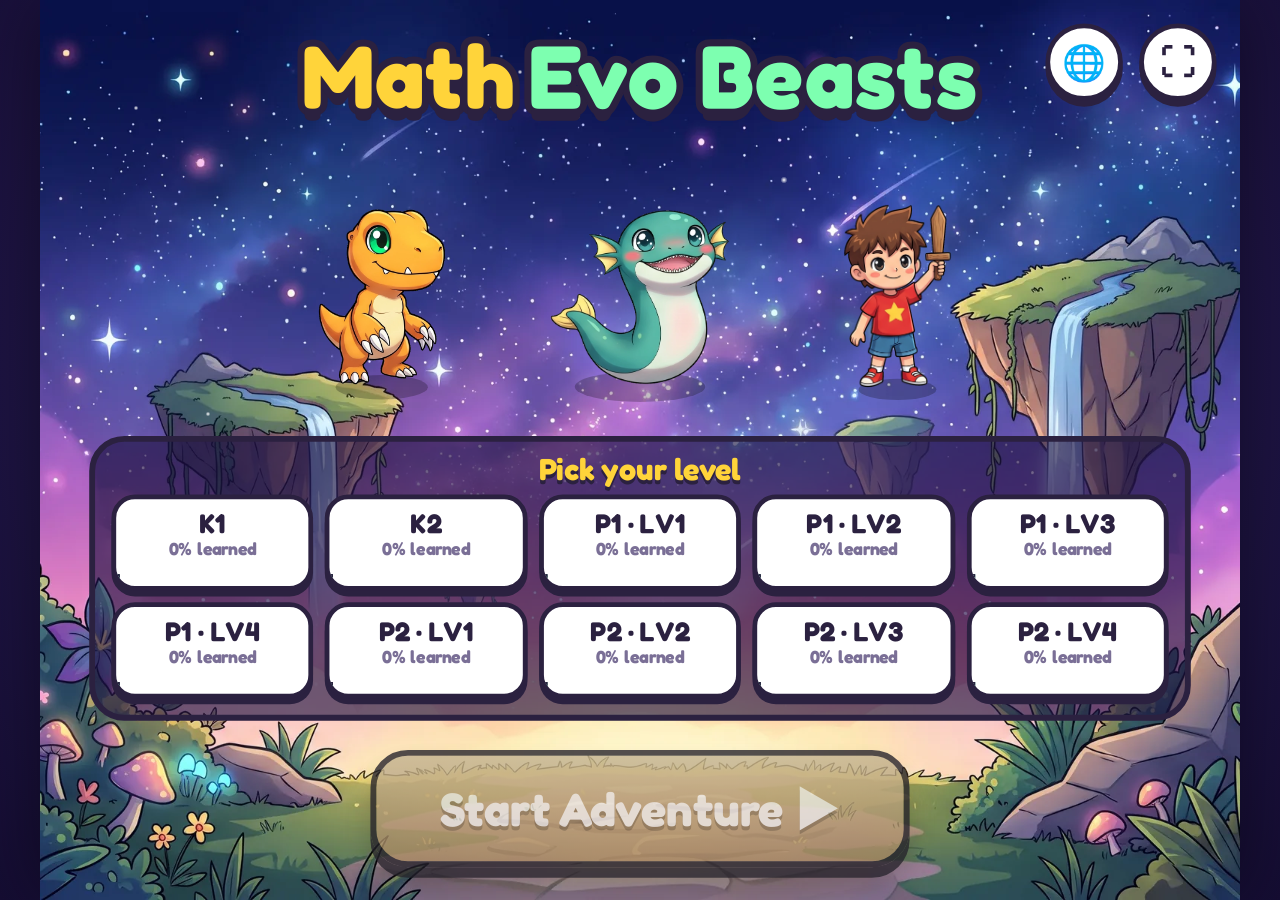
<file: index.html>
<!doctype html>
<html lang="zh-Hant">
<head>
  <meta charset="UTF-8" />
  <meta name="viewport" content="width=device-width, initial-scale=1, maximum-scale=1, user-scalable=no, viewport-fit=cover" />
  <meta name="apple-mobile-web-app-capable" content="yes" />
  <meta name="mobile-web-app-capable" content="yes" />
  <meta name="apple-mobile-web-app-status-bar-style" content="black-translucent" />
  <meta name="apple-mobile-web-app-title" content="數學進化獸" />
  <meta name="theme-color" content="#150d33" />
  <title>數學進化獸</title>
  <link rel="manifest" href="manifest.webmanifest?v=2" />
  <link rel="icon" href="icon.svg?v=2" type="image/svg+xml" />
  <link rel="apple-touch-icon" href="icon-180.png?v=2" />
  <link rel="preconnect" href="https://fonts.googleapis.com" />
  <link rel="preconnect" href="https://fonts.gstatic.com" crossorigin />
  <link href="https://fonts.googleapis.com/css2?family=Fredoka:wght@600;700&family=Noto+Sans+TC:wght@700;900&display=swap" rel="stylesheet" />
  <link rel="stylesheet" href="css/style.css?v=34" />
  <link rel="stylesheet" href="css/q.css?v=34" />
</head>
<body>
  <div id="stage"></div>
  <script type="module" src="js/main.js?v=34"></script>
</body>
</html>
</file>
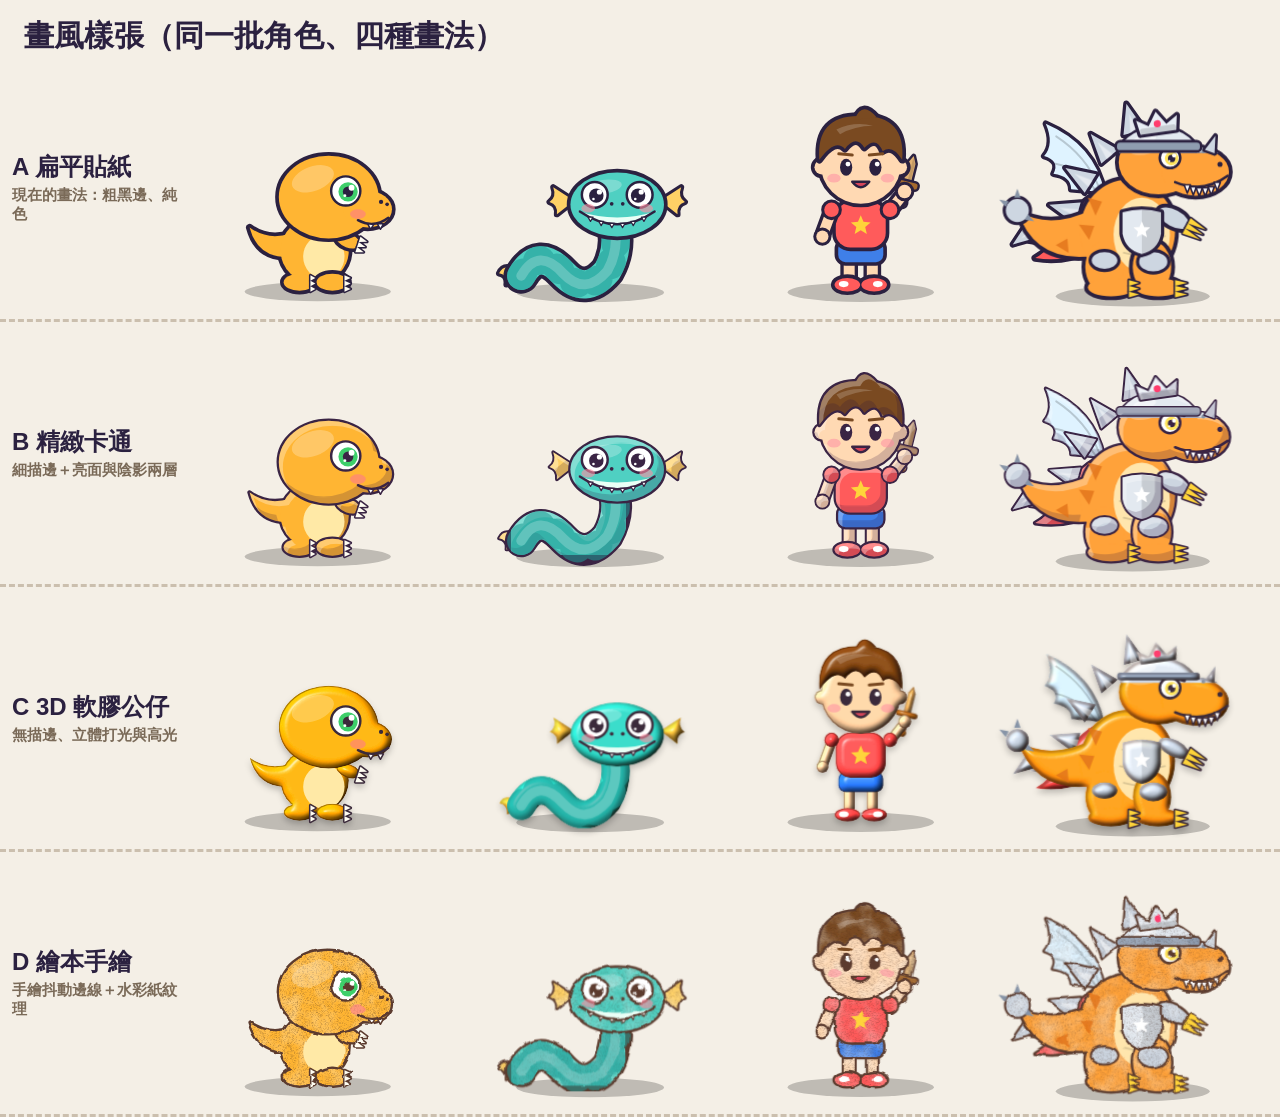
<file: samples.html>
<!doctype html>
<html lang="zh-Hant">
<head>
<meta charset="UTF-8" />
<title>畫風樣張</title>
<link rel="stylesheet" href="css/style.css?v=34" />
<style>
  html, body { overflow: auto; background: #f4efe6; height: auto; }
  h1 { font-size: 30px; padding: 16px 24px 0; }
  .row { display: grid; grid-template-columns: 170px repeat(4, 1fr); align-items: center; border-bottom: 3px dashed #cbbfae; padding: 6px 12px; }
  .row h2 { font-size: 24px; line-height: 1.25; } .row h2 small { display: block; font-size: 15px; font-weight: 600; color: #7a6a58; margin-top: 4px; }
  .cell { height: 250px; position: relative; }
  .row.dark { background: linear-gradient(#7ec8ff, #c9efb0); }
  body.one h1 { display: none; }
  body.one .row { display: grid; grid-template-columns: 1fr 1fr; border: none; padding: 0 10px; background: linear-gradient(#bfe6ff 0, #e9f7d8 70%, #cfe9b0 100%); }
  body.one .row h2 { grid-column: 1 / 3; font-size: 34px; padding: 14px 10px 0; } body.one .row h2 small { font-size: 20px; display: inline; margin-left: 12px; }
  body.one .cell { height: 370px; }
</style>
</head>
<body>
<h1>畫風樣張（同一批角色、四種畫法）</h1>
<div id="out"></div>
<script type="module">
import { charSVG, setArtStyle, monsterSVG, MONSTERS } from './js/characters.js?v=34';
const only = new URLSearchParams(location.search).get('s');
if (only) document.body.classList.add('one');
const styles = [
  ['flat', 'A 扁平貼紙', '現在的畫法：粗黑邊、純色'],
  ['cel', 'B 精緻卡通', '細描邊＋亮面與陰影兩層'],
  ['toy', 'C 3D 軟膠公仔', '無描邊、立體打光與高光'],
  ['book', 'D 繪本手繪', '手繪抖動邊線＋水彩紙紋理'],
].filter((x) => !only || x[0] === only);
const up = { armor: 2, crown: 2, wings: 2, cape: 1, weapon: 2 };
let h = '';
for (const [id, name, desc] of styles) {
  setArtStyle(id);
  h += `<div class="row"><h2>${name}<small>${desc}</small></h2>` +
    `<div class="cell">${charSVG('dino', { level: 1, up: {} }, { fit: true })}</div>` +
    `<div class="cell">${charSVG('sea', { level: 1, up: {} }, { fit: true })}</div>` +
    `<div class="cell">${charSVG('boy', { level: 1, up: {} }, { fit: true })}</div>` +
    `<div class="cell">${charSVG('dino', { level: 10, up }, { fit: true })}</div></div>`;
}
setArtStyle('flat');
document.getElementById('out').innerHTML = h;
</script>
</body>
</html>
</file>
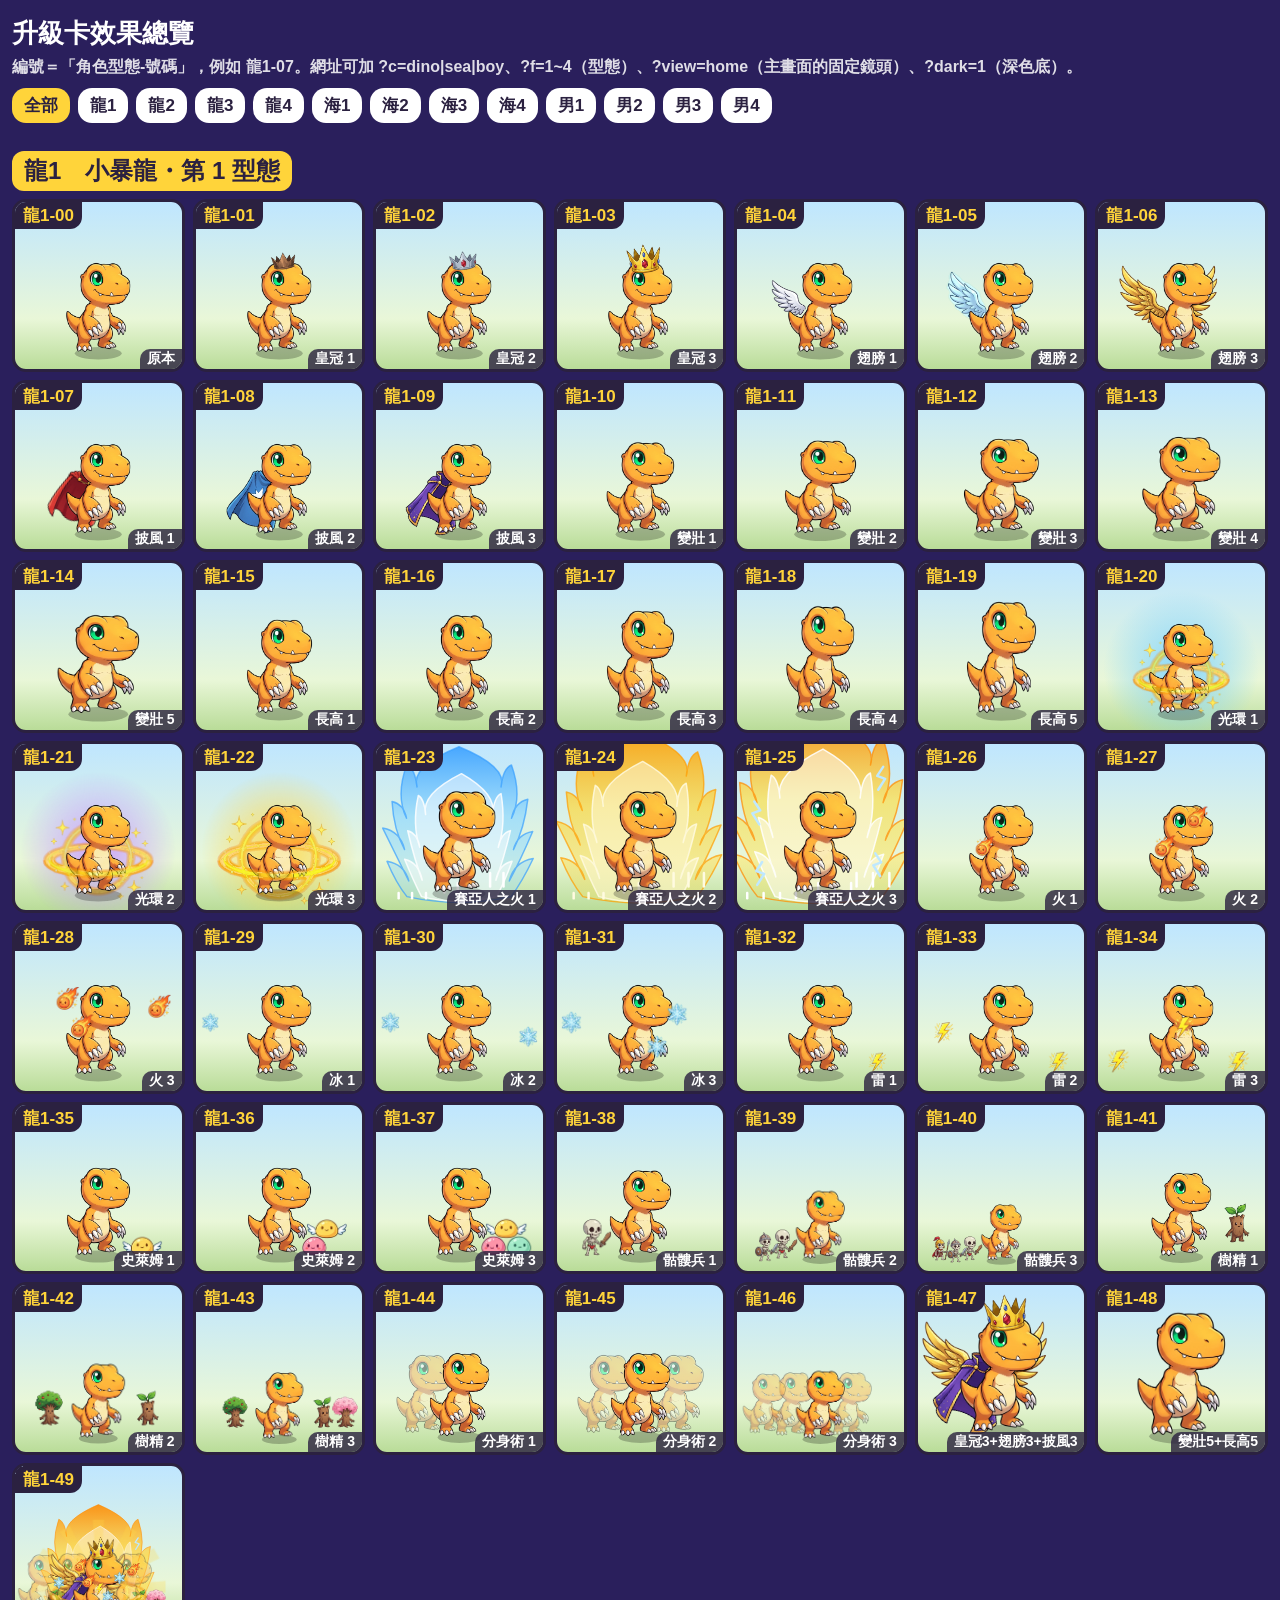
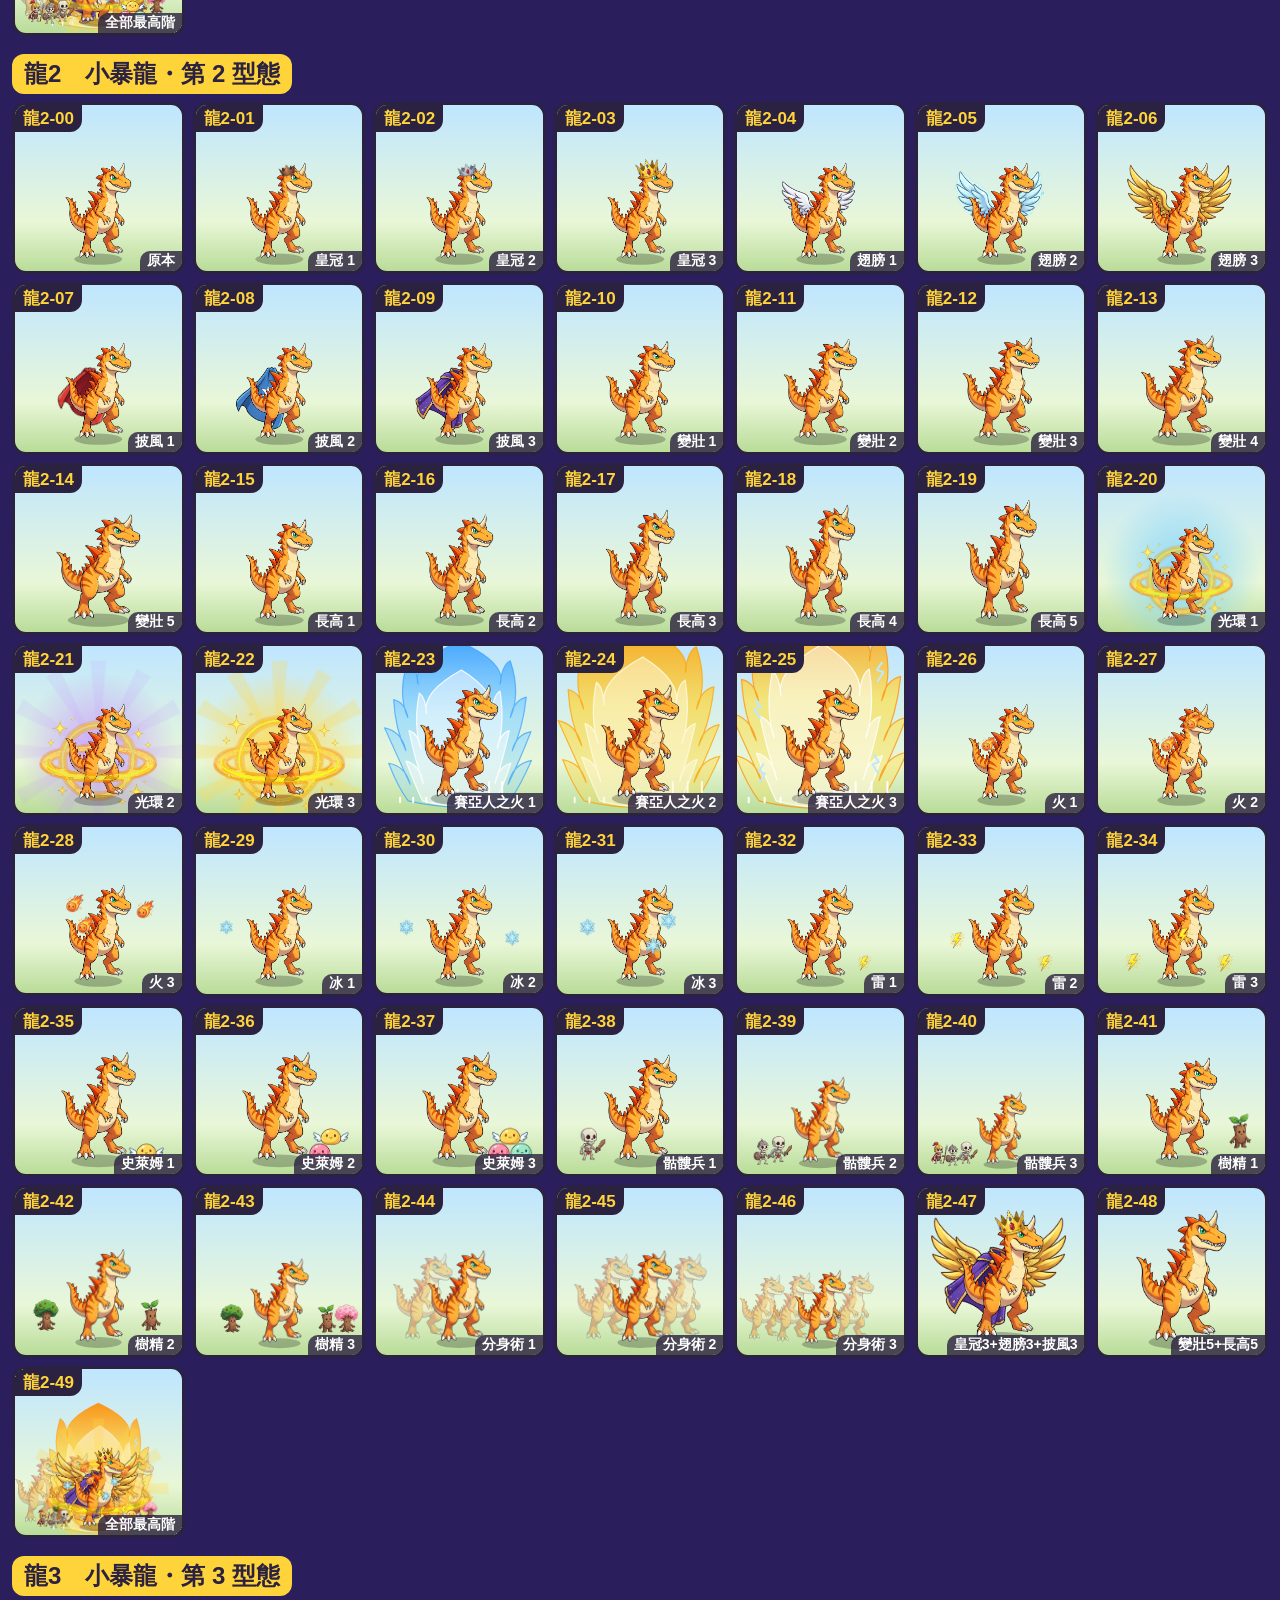
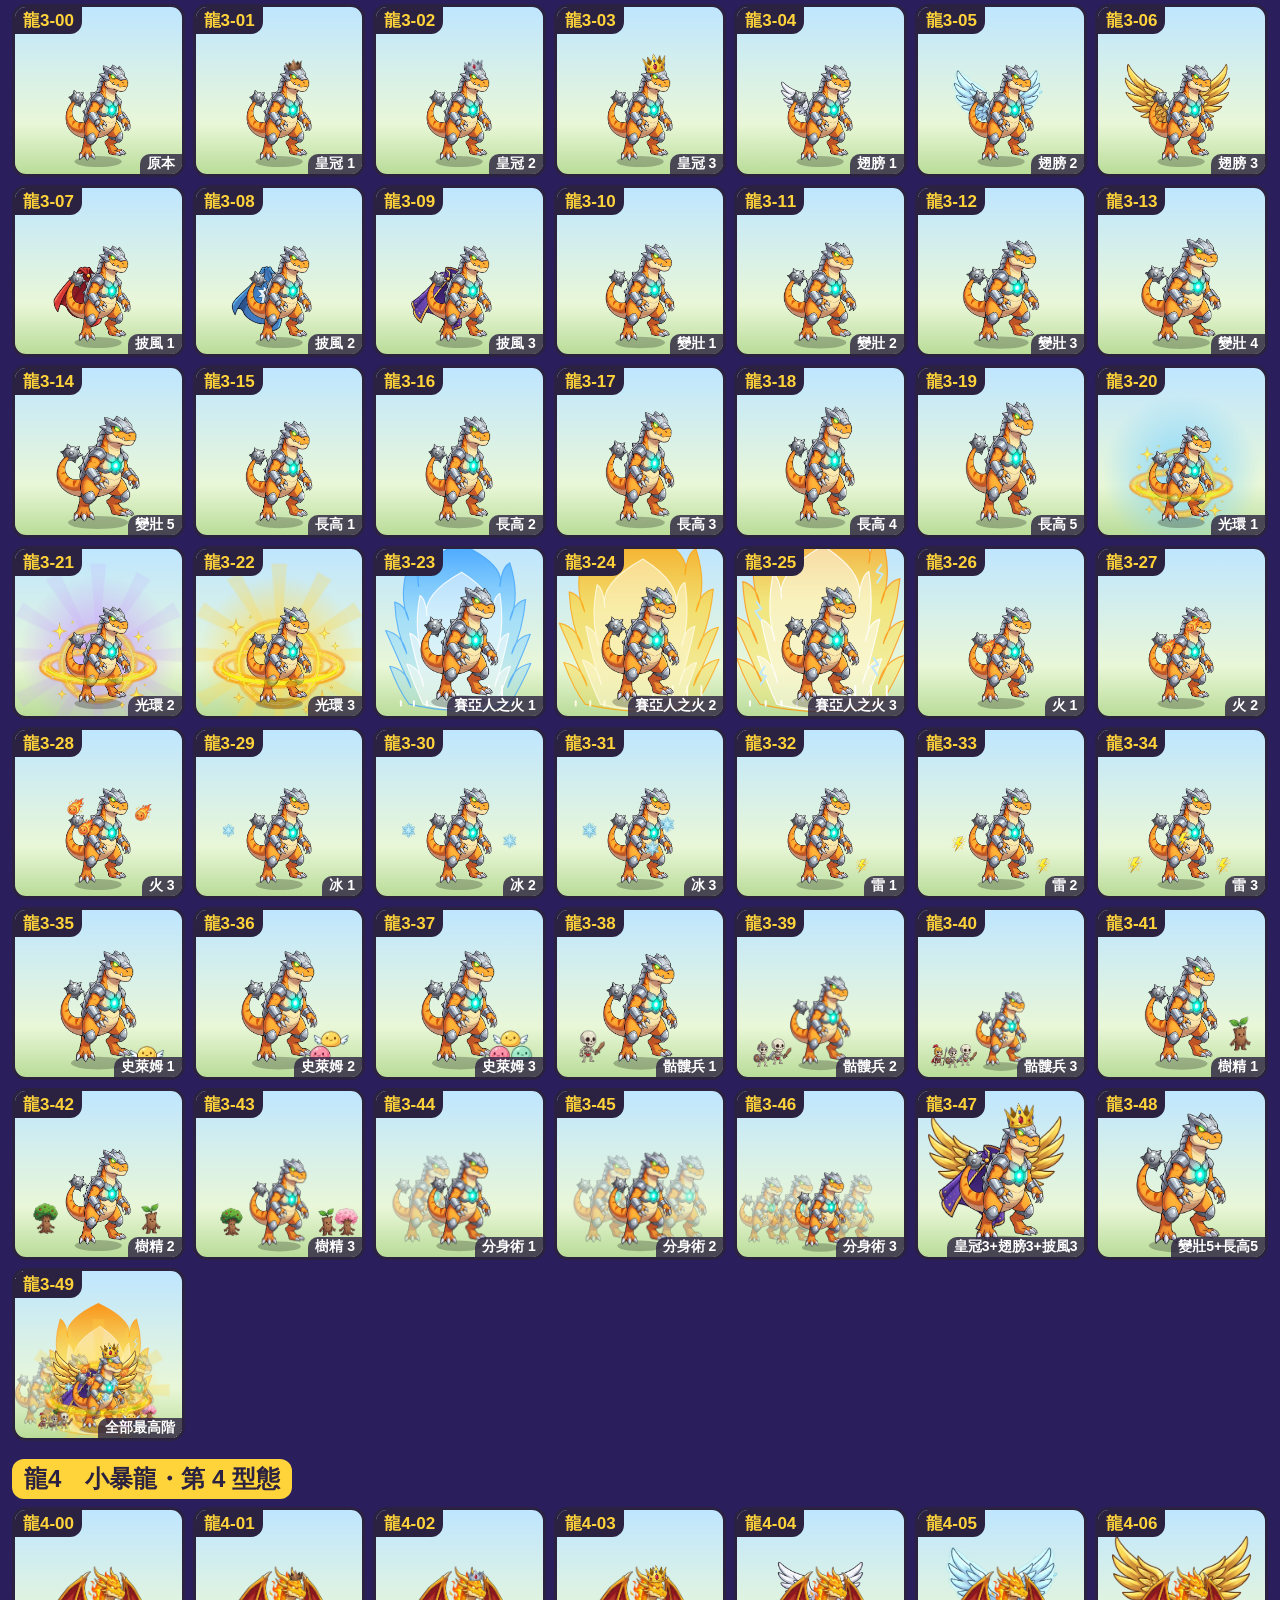
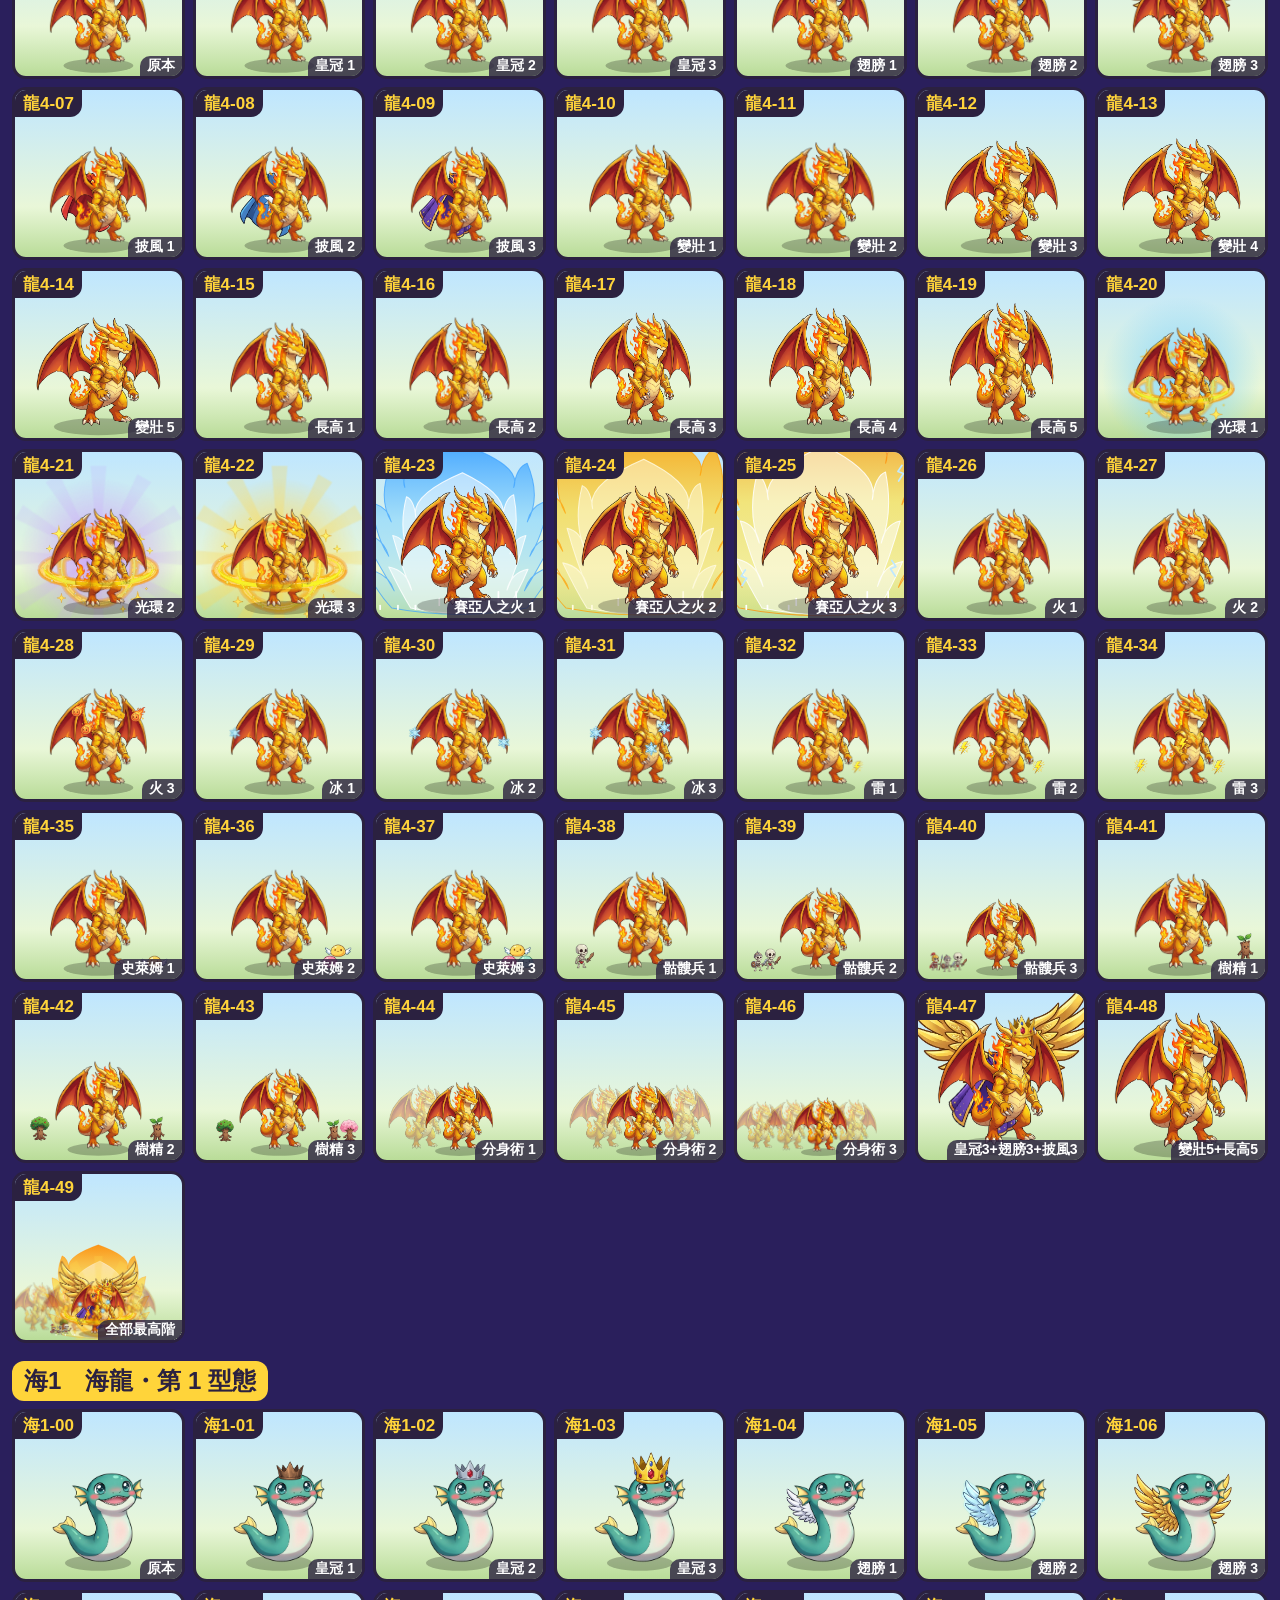
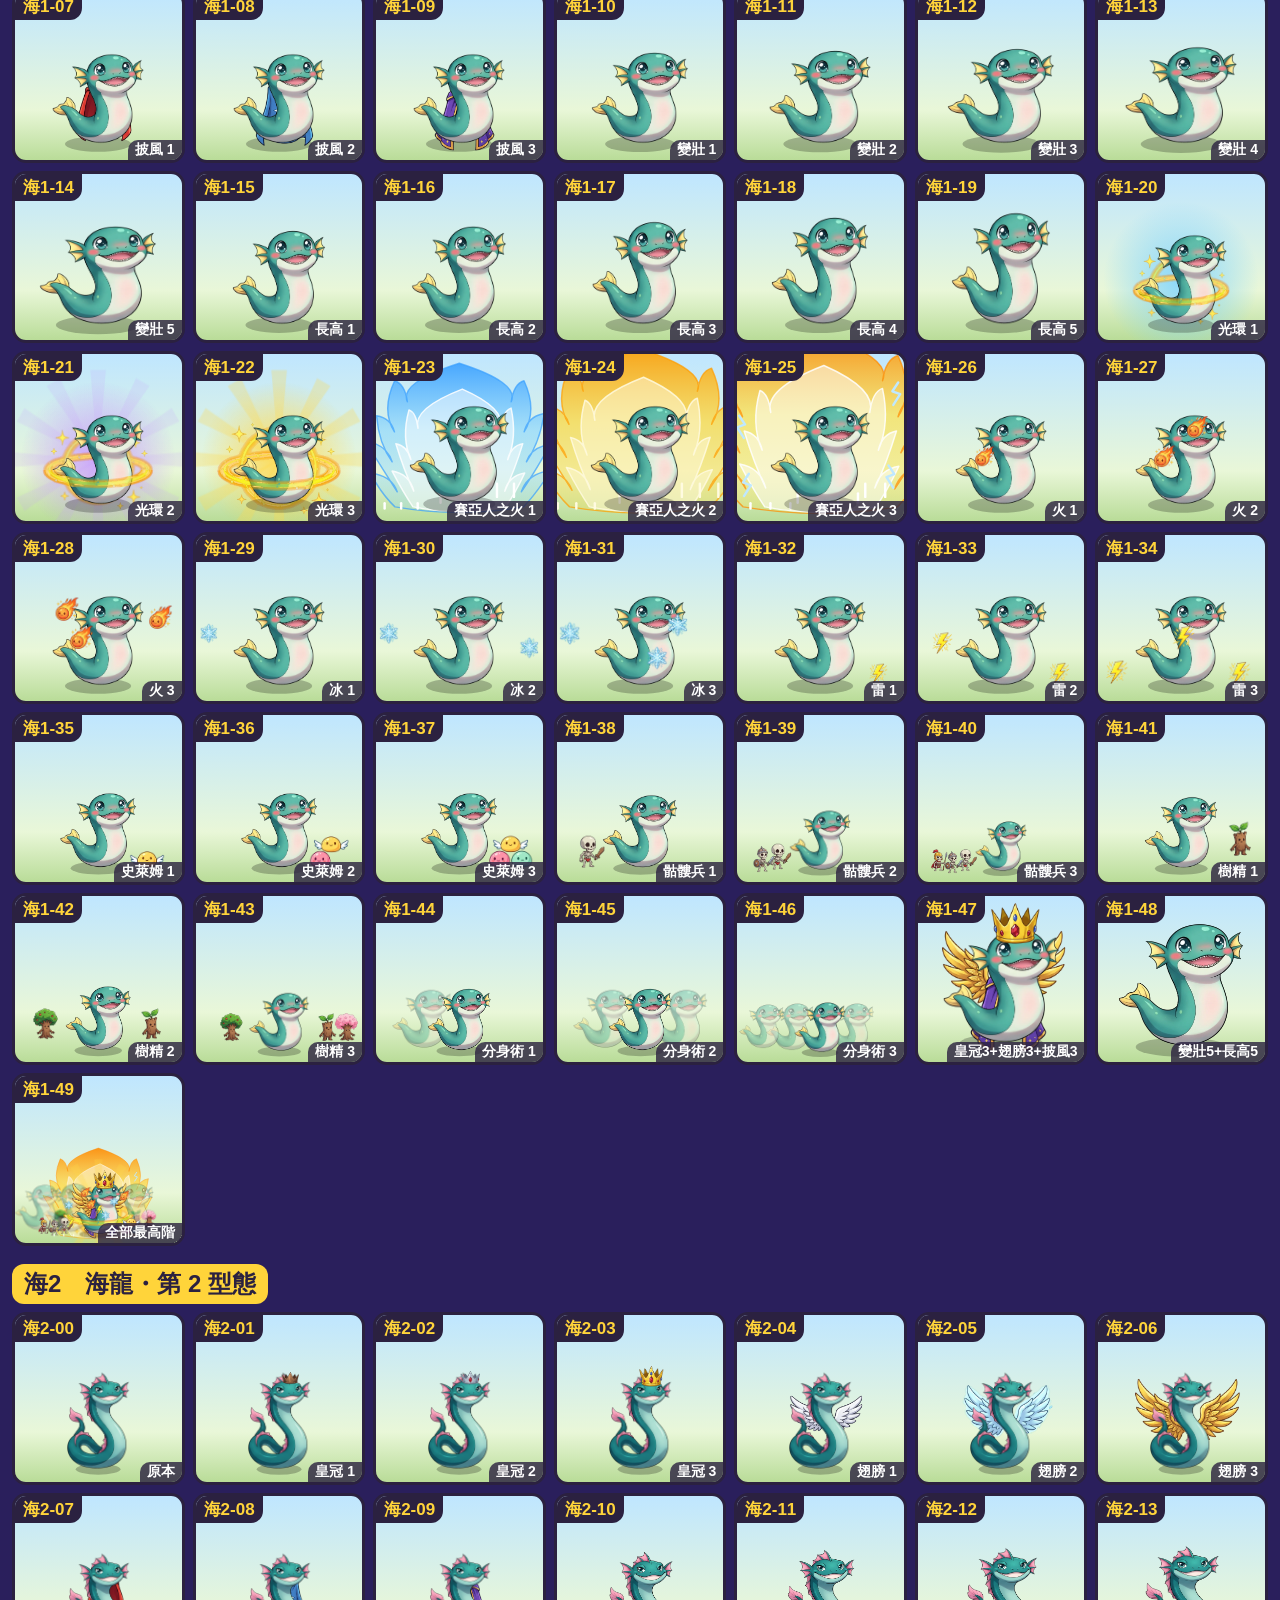
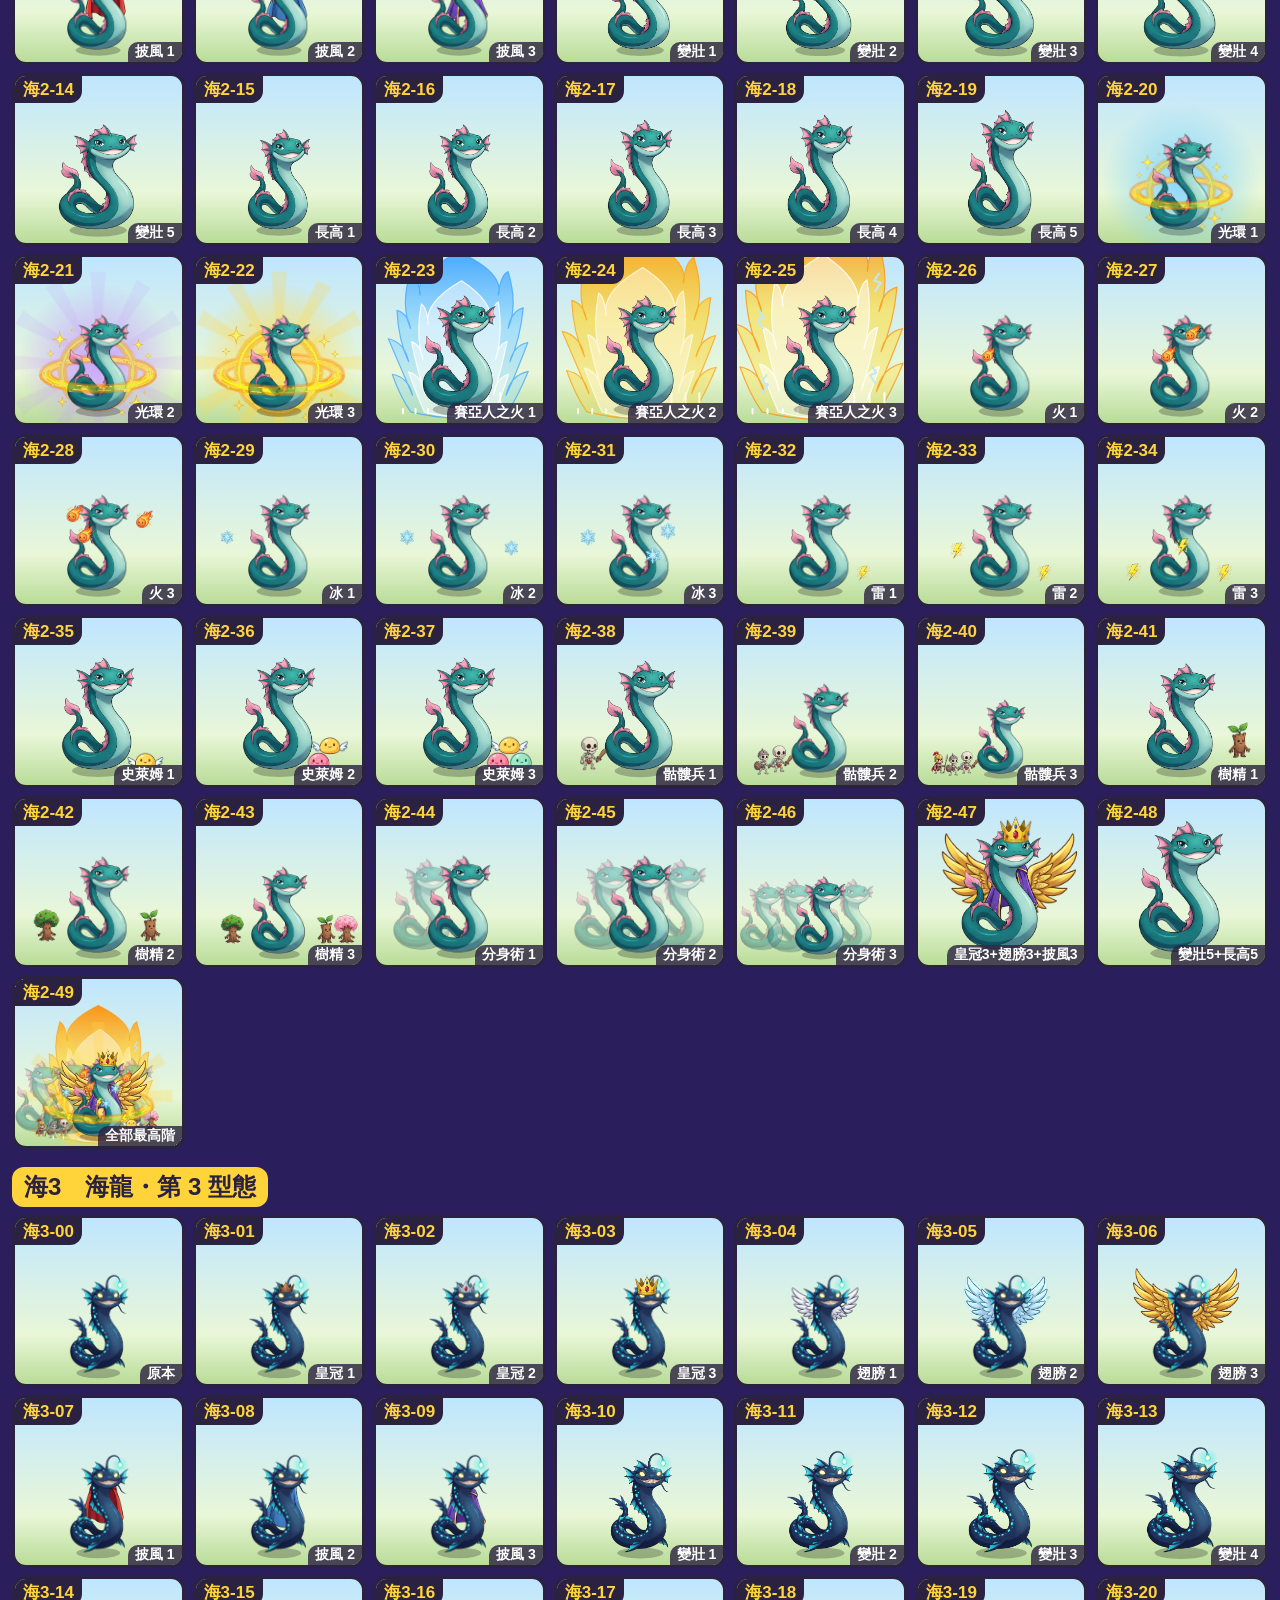
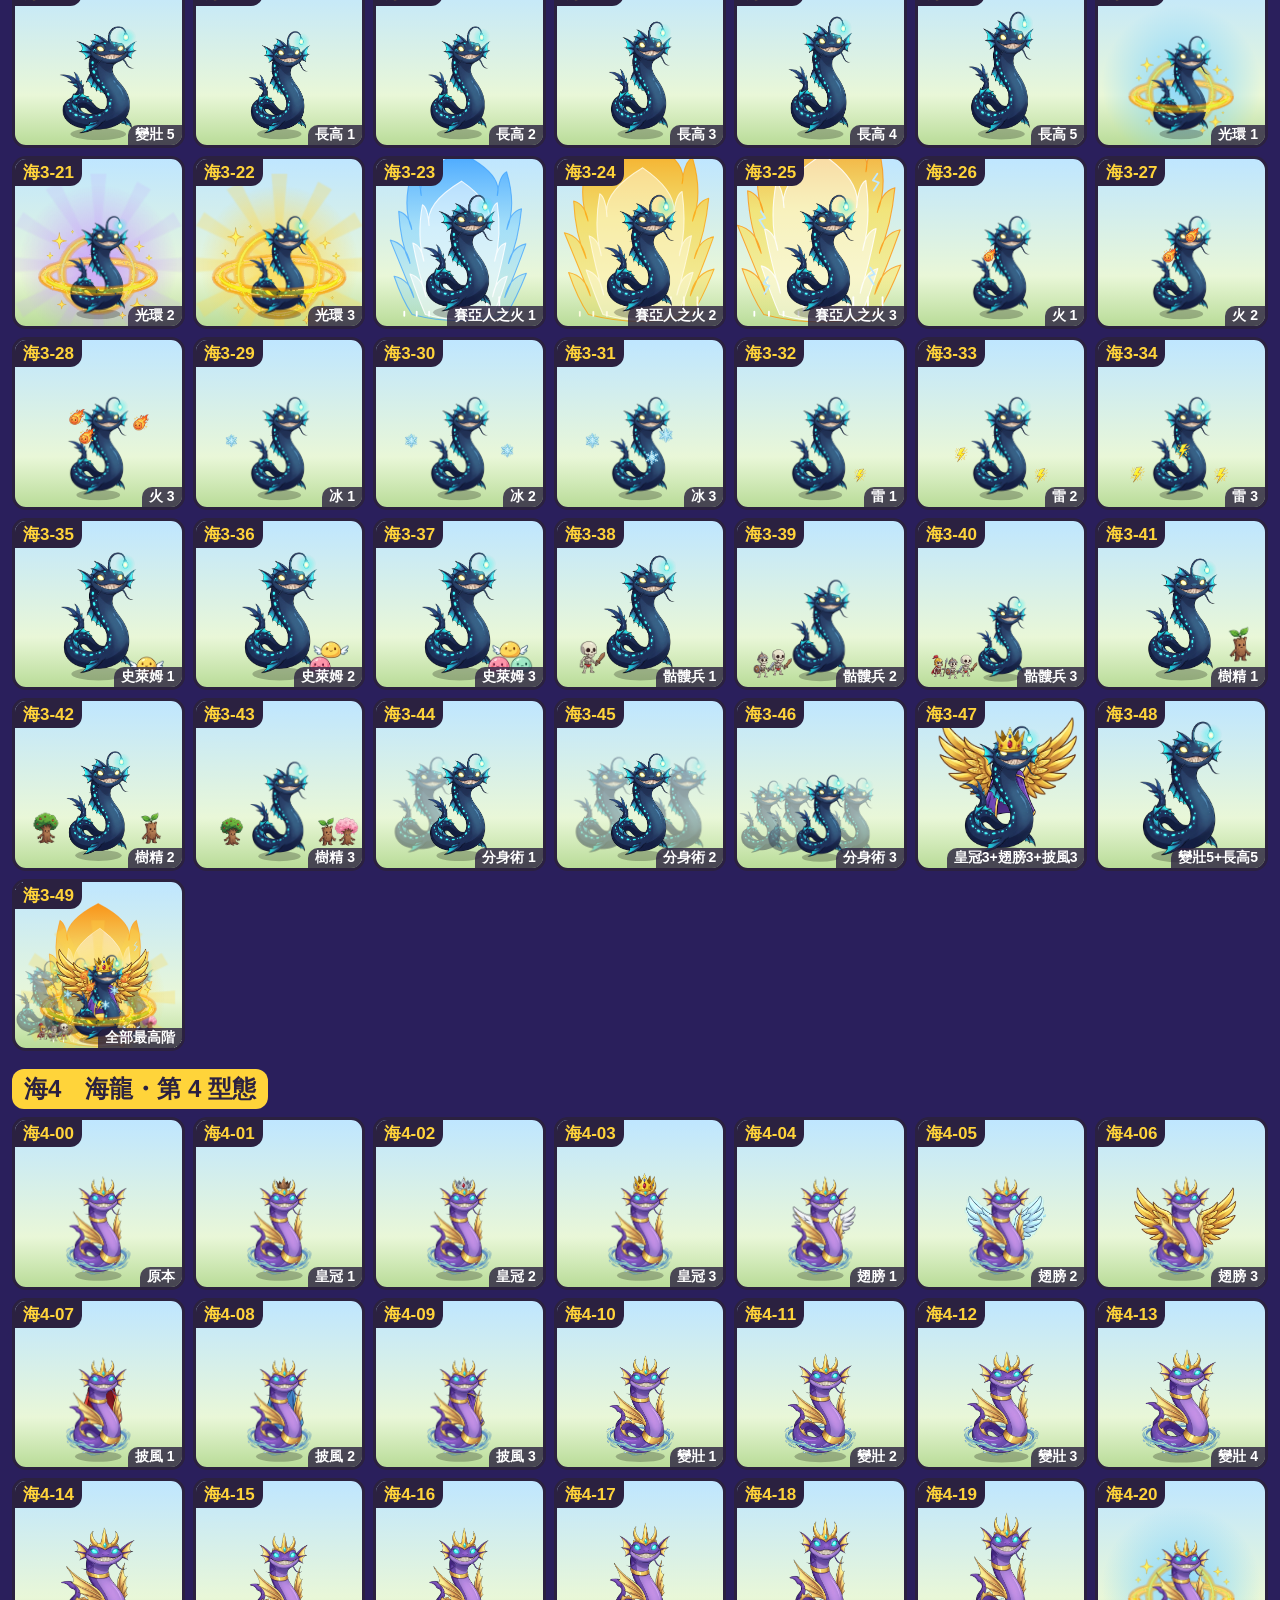
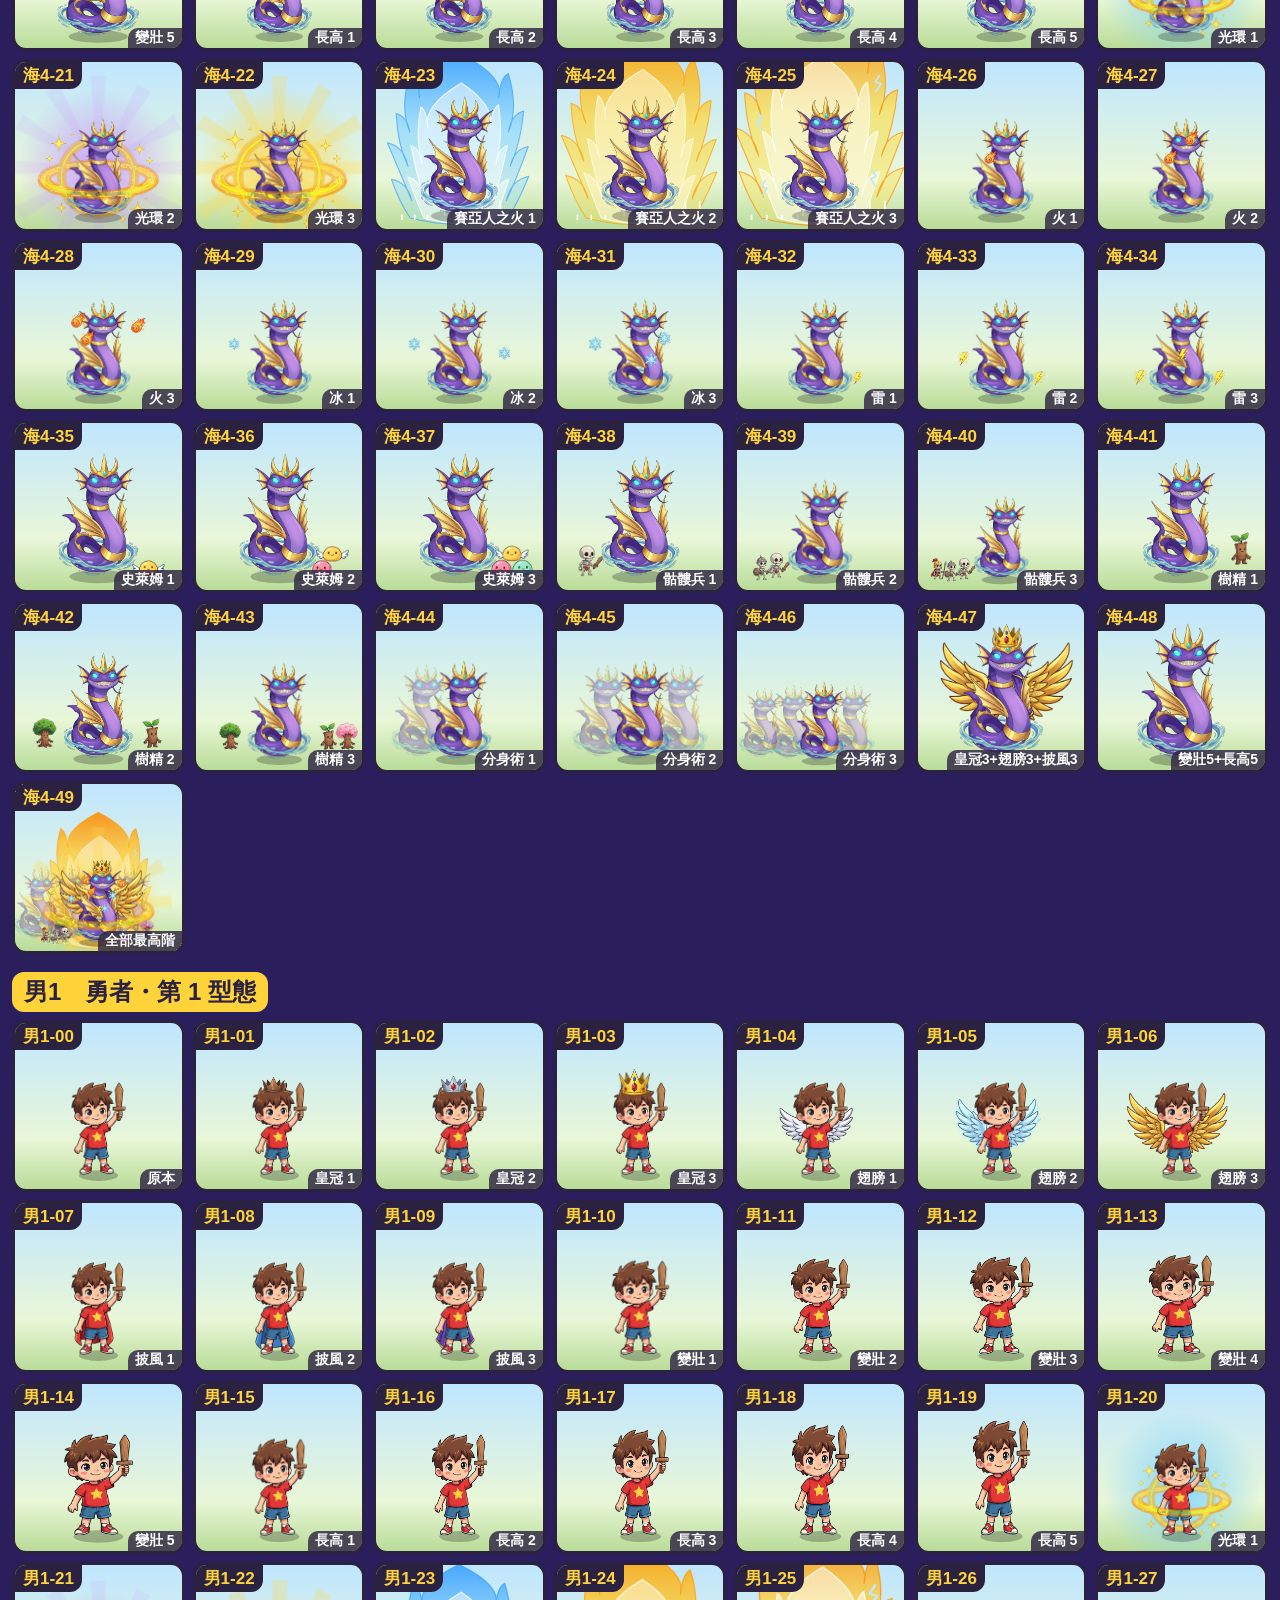
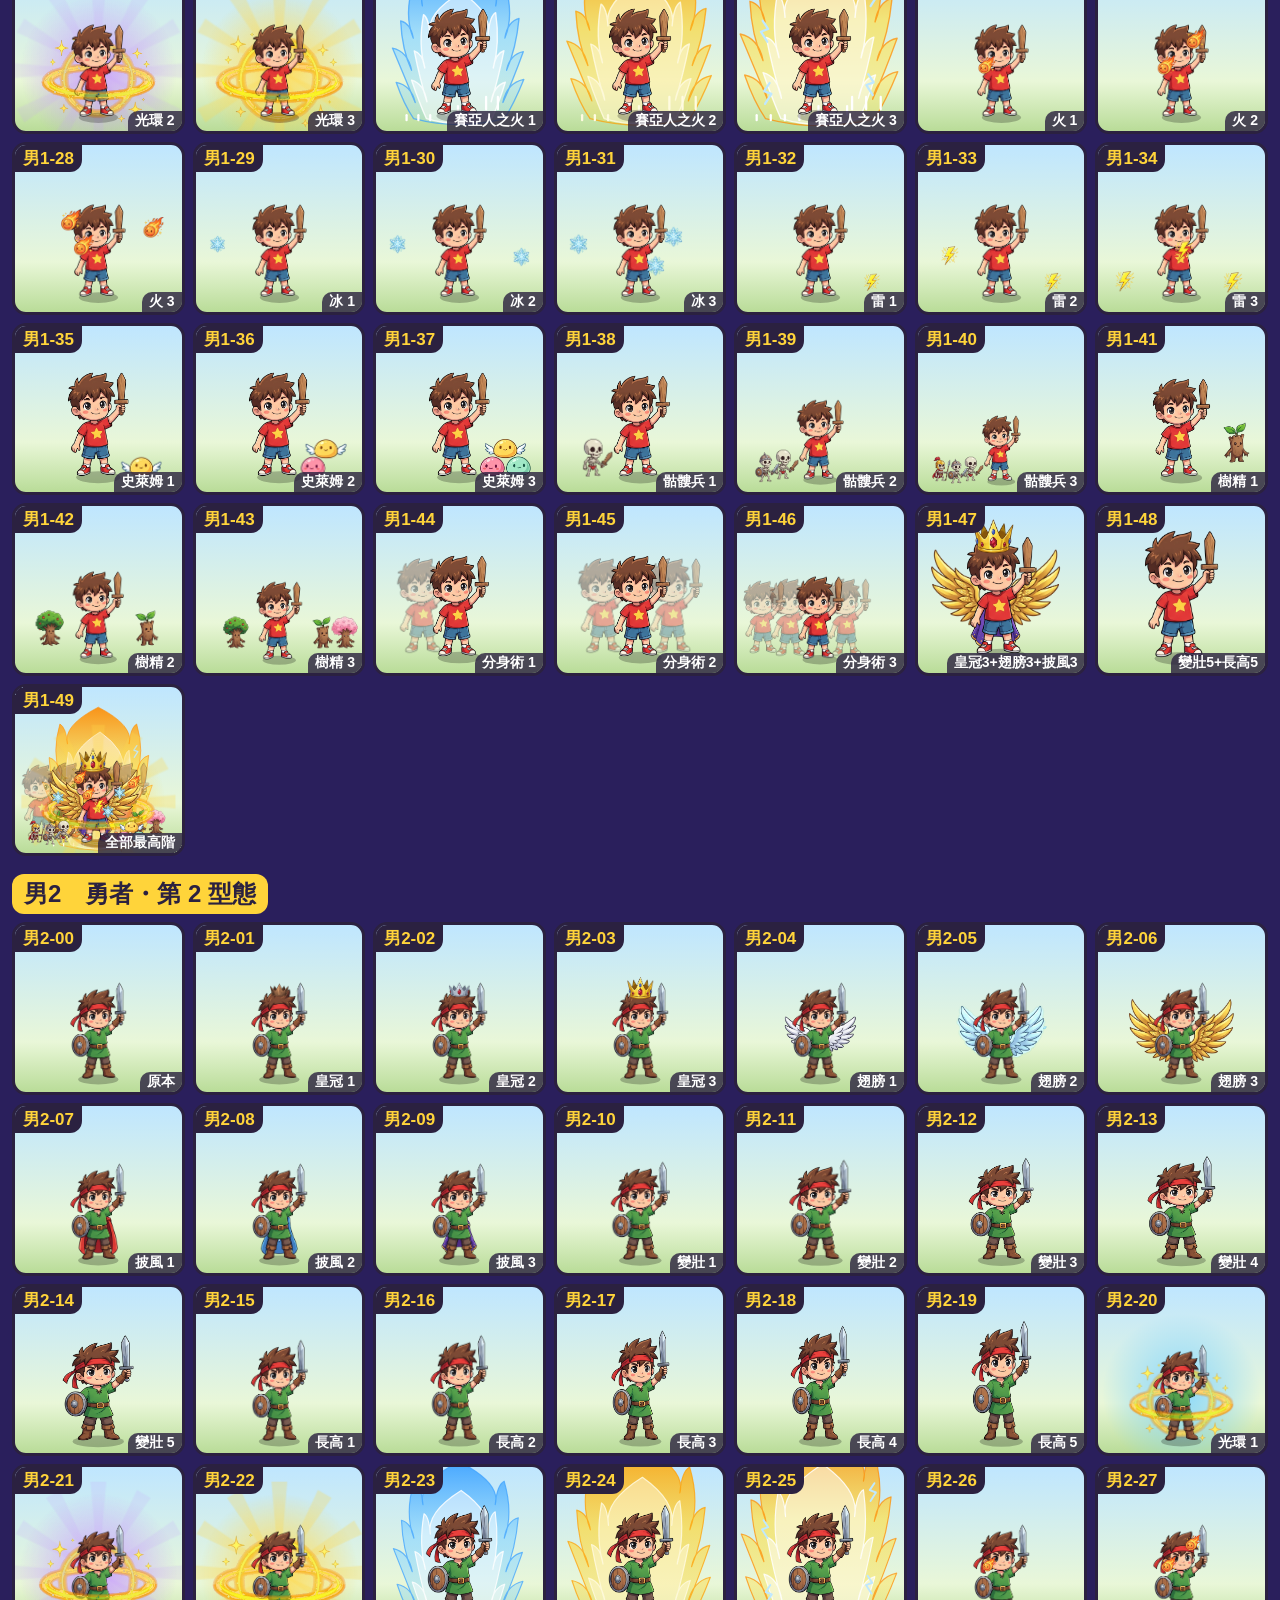
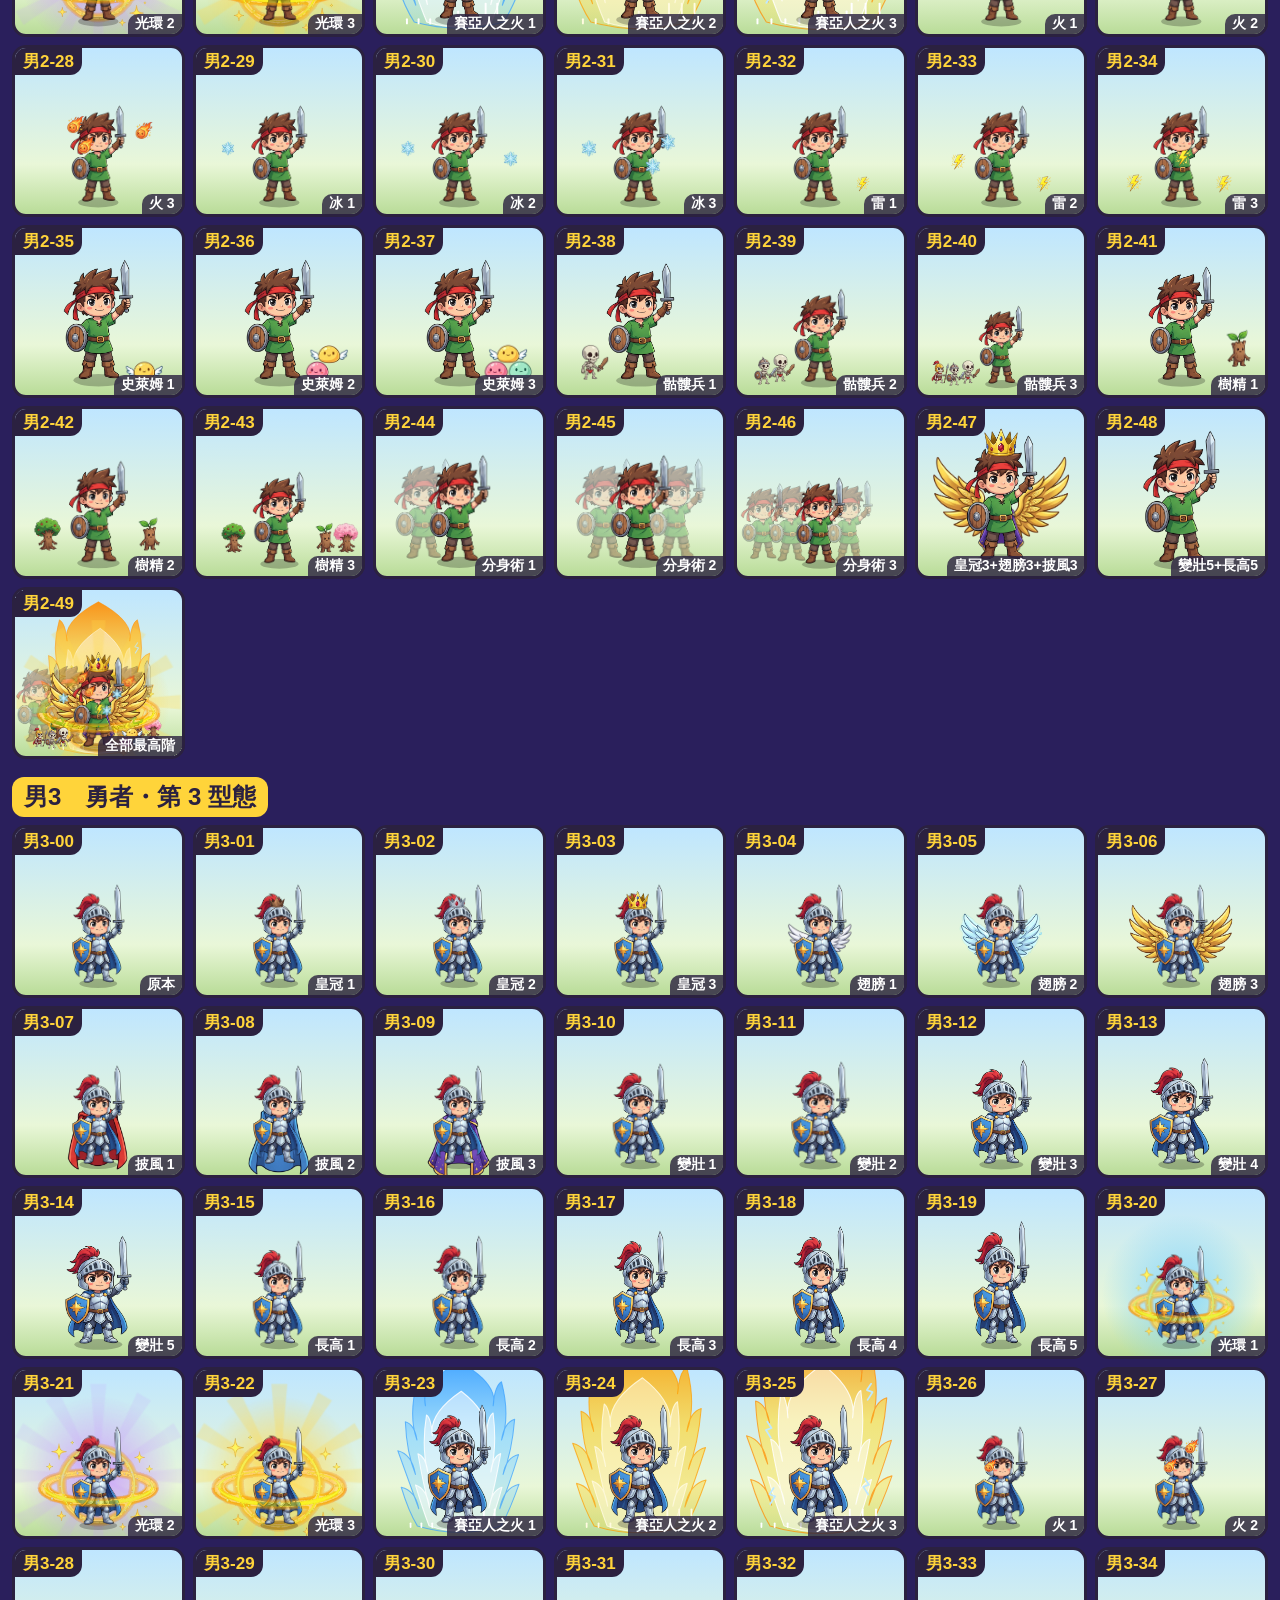
<file: upgallery.html>
<!doctype html>
<html lang="zh-Hant">
<head>
<meta charset="UTF-8" />
<meta name="viewport" content="width=device-width, initial-scale=1" />
<meta name="robots" content="noindex" />
<title>升級卡效果總覽</title>
<link rel="stylesheet" href="css/style.css?v=34" />
<style>
  html, body { overflow: auto; height: auto; background: #2a1f5c; color: #fff; }
  body { padding: 10px 12px 60px; }
  h1 { font-size: 26px; margin: 6px 0; } p.tip { font-size: 16px; font-weight: 600; opacity: .85; margin-bottom: 8px; }
  nav { display: flex; flex-wrap: wrap; gap: 8px; margin: 10px 0; }
  nav a { padding: 6px 12px; border-radius: 14px; background: #fff; color: #2b2140; font-size: 17px; text-decoration: none; }
  nav a.on { background: #ffd43a; }
  h2 { font-size: 24px; margin: 18px 0 8px; padding: 4px 12px; background: #ffd43a; color: #2b2140; border-radius: 12px; display: inline-block; }
  .grid { display: grid; grid-template-columns: repeat(auto-fill, minmax(var(--cell, 170px), 1fr)); gap: 8px; }
  .cell { position: relative; aspect-ratio: 1; border-radius: 14px; overflow: hidden; background: linear-gradient(#bfe6ff 0, #e9f7d8 70%, #b9dc98 100%); border: 3px solid #2b2140; }
  .cell.dark { background: linear-gradient(#3b2f7a, #6a57b8 70%, #3d6a4a); }
  .cell .no { position: absolute; left: 0; top: 0; z-index: 3; padding: 2px 8px; font-size: 17px; background: #2b2140; color: #ffd43a; border-radius: 0 0 12px 0; }
  .cell .nm { position: absolute; right: 0; bottom: 0; z-index: 3; padding: 1px 7px; font-size: 14px; background: rgba(43, 33, 64, .8); color: #fff; border-radius: 10px 0 0 0; }
  .cell .ch { position: absolute; inset: 4px 4px 2px; }
</style>
</head>
<body>
<h1>升級卡效果總覽</h1>
<p class="tip">編號＝「角色型態-號碼」，例如 <b>龍1-07</b>。網址可加 ?c=dino|sea|boy、?f=1~4（型態）、?view=home（主畫面的固定鏡頭）、?dark=1（深色底）。</p>
<nav id="nav"></nav>
<div id="out"></div>
<script type="module">
import { charSVG, preloadArt } from './js/sprites.js?v=34';
const q = new URLSearchParams(location.search), onlyC = q.get('c'), onlyF = q.get('f'), home = q.get('view') === 'home', dark = q.get('dark'), onlyU = q.get('u'), tight = q.get('tight');
if (q.get('cell')) document.documentElement.style.setProperty('--cell', q.get('cell') + 'px');
const CH = [['dino', '龍', '小暴龍'], ['sea', '海', '海龍'], ['boy', '男', '勇者']];
const UPS = [['crown', '皇冠', 3], ['wings', '翅膀', 3], ['cape', '披風', 3], ['strong', '變壯', 5], ['tall', '長高', 5], ['aura', '光環', 3], ['ki', '賽亞人之火', 3],
  ['fire', '火', 3], ['ice', '冰', 3], ['thunder', '雷', 3], ['pet', '史萊姆', 3], ['skel', '骷髏兵', 3], ['tree', '樹精', 3], ['clone', '分身術', 3]];
const nav = document.getElementById('nav'), out = document.getElementById('out');
const link = (label, c, f) => { const p = new URLSearchParams(q); c ? p.set('c', c) : p.delete('c'); f ? p.set('f', f) : p.delete('f'); return `<a class="${(onlyC || '') === (c || '') && (onlyF || '') === (f || '') ? 'on' : ''}" href="?${p}">${label}</a>`; };
nav.innerHTML = link('全部') + CH.map(([c, k]) => [1, 2, 3, 4].map((f) => link(`${k}${f}`, c, String(f))).join('')).join('');
let html = '';
for (const [id, k, zh] of CH) {
  if (onlyC && onlyC !== id) continue;
  for (let form = 0; form < 4; form++) {
    if (onlyF && +onlyF !== form + 1) continue;
    const level = Math.max(1, form * 5), tag = `${k}${form + 1}`;
    // 前面幾種（貼在身上的、變大的）用同一個鏡頭拍，才比得出大小；夥伴、分身、氣焰要拉遠才拍得到，各自取景
    const BIG = { level, up: { strong: 5, tall: 5 } }, SAME = ['crown', 'wings', 'cape', 'strong', 'tall', 'aura', 'fire', 'ice', 'thunder'];
    const cell = (no, name, up, same) => `<div class="cell ${dark ? 'dark' : ''}"><span class="no">${tag}-${String(no).padStart(2, '0')}</span><span class="nm">${name}</span><div class="ch">${charSVG(id, { level, up }, home ? {} : same && !tight ? { fit: true, cam: BIG } : { fit: true })}</div></div>`;
    let n = 0, cells = onlyU ? '' : cell(0, '原本', {}, true);
    for (const [u, name, max] of UPS) for (let t = 1; t <= max; t++) { n++; if (!onlyU || onlyU.split(',').includes(u)) cells += cell(n, `${name} ${t}`, { [u]: t }, SAME.includes(u)); }
    if (onlyU) { html += cells; continue; }
    cells += cell(++n, '皇冠3+翅膀3+披風3', { crown: 3, wings: 3, cape: 3 });
    cells += cell(++n, '變壯5+長高5', { strong: 5, tall: 5 }, true);
    cells += cell(++n, '全部最高階', Object.fromEntries(UPS.map(([u, , max]) => [u, max])));
    html += `<h2>${tag}　${zh}・第 ${form + 1} 型態</h2><div class="grid">${cells}</div>`;
  }
}
out.innerHTML = onlyU ? `<div class="grid">${html}</div>` : html;
preloadArt();
</script>
</body>
</html>
</file>
<file: css/style.css>
:root { --ink: #2b2140; --orange: #ff9f1c; --green: #2ec27e; --blue: #3f8cff; --cream: #fff8ea; }
* { box-sizing: border-box; margin: 0; padding: 0; touch-action: manipulation; -webkit-touch-callout: none; -webkit-user-select: none; user-select: none; -webkit-tap-highlight-color: transparent; }
html, body { width: 100%; height: 100%; overflow: hidden; background: radial-gradient(circle at 50% 40%, #3a2a78, #150d33); font-family: 'Fredoka', 'Noto Sans TC', 'PingFang TC', 'Microsoft JhengHei', sans-serif; font-weight: 700; color: var(--ink); }
button { font: inherit; color: inherit; border: none; background: none; cursor: pointer; }
#stage { position: absolute; left: 50%; top: 50%; width: 1024px; height: 768px; overflow: hidden; transform-origin: center; background: #222; box-shadow: 0 0 60px rgba(0, 0, 0, .5); }
.bg { position: absolute; inset: 0; }
.bg.dim::after { content: ''; position: absolute; inset: 0; background: rgba(255, 255, 255, .42); backdrop-filter: blur(3px); -webkit-backdrop-filter: blur(3px); }
.bg.dim2::after { content: ''; position: absolute; inset: 0; background: rgba(27, 17, 64, .72); }
.scene-svg { width: 100%; height: 100%; display: block; }
.scene-img { width: 100%; height: 100%; display: block; object-fit: cover; pointer-events: none; }
/* 圖片小圖示：題目裡的東西、關卡圖示、升級卡圖示 */
.pic, .ico { display: block; width: 100%; height: 100%; object-fit: contain; pointer-events: none; }
/* 圓框、方框裡的圖示要給固定大小，否則瘦高的圖（長高箭頭、氣球、冰淇淋）會撐出框外 */
.badge .ico { width: 42px; height: 42px; }
.sdot .pic { width: 42px; height: 42px; }
.pic.inl { display: inline-block; width: auto; height: 1.35em; vertical-align: -.32em; margin: 0 3px; }
.char-svg { width: 100%; height: 100%; display: block; overflow: visible; }
/* 畫布往外多留 55%（js/sprites.js 的 PAD）：翅膀、氣焰超出框也不會被切掉；角色大小不變。不擋到底下的按鈕 */
.char-svg.pad { position: absolute; left: -55%; top: -55%; width: 210%; height: 210%; pointer-events: none; }

/* ---------- 通用按鈕 ---------- */
.bigbtn { position: absolute; left: 50%; bottom: 28px; transform: translateX(-50%); font-size: 40px; font-weight: 900; padding: 14px 54px 18px; color: #fff; text-shadow: 0 3px 0 rgba(0, 0, 0, .25); background: linear-gradient(#ffc247, #ff8a00); border: 5px solid var(--ink); border-radius: 32px; box-shadow: 0 9px 0 var(--ink), 0 16px 24px rgba(0, 0, 0, .25); white-space: nowrap; animation: btnpulse 1.4s ease-in-out infinite; }
.bigbtn:active { transform: translateX(-50%) translateY(7px); box-shadow: 0 2px 0 var(--ink); animation: none; }
.bigbtn.gold { background: linear-gradient(#fff27a, #ffb300); color: #7a4a00; text-shadow: 0 2px 0 rgba(255, 255, 255, .6); }
.bigbtn:disabled { filter: grayscale(.6); animation: none; }
@keyframes btnpulse { 50% { transform: translateX(-50%) scale(1.05); } }
.rbtn { width: 66px; height: 66px; border-radius: 50%; background: #fff; border: 4px solid var(--ink); box-shadow: 0 5px 0 var(--ink); font-size: 30px; display: grid; place-items: center; position: relative; flex: none; }
.rbtn:active { transform: translateY(4px); box-shadow: 0 1px 0 var(--ink); }
.rbtn small { position: absolute; bottom: -24px; left: 50%; transform: translateX(-50%); font-size: 14px; white-space: nowrap; color: #fff; text-shadow: 0 2px 0 var(--ink), 0 0 6px var(--ink); }

/* ---------- 標題 ---------- */
.title-bg { background: #2a1a6e url(../img/bg_title.webp?a=1) center / cover no-repeat; }
.stars { position: absolute; inset: 0; background-image: radial-gradient(2px 2px at 8% 12%, #fff, transparent), radial-gradient(3px 3px at 22% 30%, #fff, transparent), radial-gradient(2px 2px at 40% 8%, #fff, transparent), radial-gradient(3px 3px at 62% 20%, #fff, transparent), radial-gradient(2px 2px at 78% 10%, #fff, transparent), radial-gradient(3px 3px at 92% 28%, #fff, transparent), radial-gradient(2px 2px at 14% 46%, #fff, transparent), radial-gradient(2px 2px at 88% 50%, #fff, transparent), radial-gradient(2px 2px at 50% 34%, #fff, transparent); animation: twinkle 2.4s ease-in-out infinite; }
.logo { position: absolute; top: 40px; width: 100%; text-align: center; font-size: 104px; font-weight: 900; line-height: 1; color: #ffd43a; -webkit-text-stroke: 12px var(--ink); paint-order: stroke fill; text-shadow: 0 10px 0 var(--ink); letter-spacing: 4px; }
.logo .l2 { color: #7dffb0; margin-left: 10px; }
.t-row { position: absolute; top: 190px; left: 0; right: 0; display: flex; justify-content: center; gap: 10px; }
.t-char { width: 300px; height: 380px; animation: bob 1.6s ease-in-out infinite; }
.fsbtn { position: absolute; right: 20px; top: 20px; }
@keyframes bob { 50% { transform: translateY(-14px); } }

/* ---------- 選角 ---------- */
.sel-title { position: absolute; top: 34px; width: 100%; text-align: center; font-size: 64px; font-weight: 900; color: #fff; -webkit-text-stroke: 9px var(--ink); paint-order: stroke fill; }
.sel-row { position: absolute; top: 150px; left: 0; right: 0; display: flex; justify-content: center; gap: 28px; }
.sel-card { position: relative; width: 296px; height: 540px; border: 6px solid var(--ink); border-radius: 36px; overflow: hidden; box-shadow: 0 12px 0 var(--ink), 0 22px 30px rgba(0, 0, 0, .35); background: #fff; transition: transform .25s; animation: cardin .5s backwards; }
.sel-card:nth-child(2) { animation-delay: .1s; } .sel-card:nth-child(3) { animation-delay: .2s; }
.sel-card:active { transform: scale(.96); }
.sel-card.picked { transform: scale(1.08); z-index: 2; box-shadow: 0 12px 0 var(--ink), 0 0 0 10px #ffd43a, 0 0 60px #ffd43a; }
.sel-scene { position: absolute; inset: 0; }
.sel-char { position: absolute; left: 0; right: 0; top: 60px; height: 340px; animation: bob 1.8s ease-in-out infinite; }
.sel-name { position: absolute; left: 0; right: 0; bottom: 0; height: 128px; padding-top: 6px; background: #fff; border-top: 6px solid var(--ink); font-size: 40px; font-weight: 900; text-align: center; }
.sel-lv { position: absolute; left: 50%; bottom: 12px; transform: translateX(-50%); background: var(--orange); color: #fff; border: 4px solid var(--ink); border-radius: 20px; padding: 0 20px; font-size: 24px; }

/* ---------- 主畫面 ---------- */
.topbar { position: absolute; top: 16px; left: 20px; right: 20px; display: flex; gap: 14px; align-items: center; z-index: 3; }
.grow { flex: 1; }
.plate { position: absolute; left: 22px; top: 122px; width: 300px; padding: 14px 18px 16px; background: rgba(255, 255, 255, .94); border: 5px solid var(--ink); border-radius: 28px; box-shadow: 0 8px 0 var(--ink); z-index: 2; }
.plate .lv { position: absolute; right: -16px; top: -22px; background: linear-gradient(#ffc247, #ff8a00); color: #fff; border: 5px solid var(--ink); border-radius: 22px; padding: 2px 16px; font-size: 26px; transform: rotate(6deg); box-shadow: 0 5px 0 var(--ink); }
.plate .lv b { font-size: 36px; }
.plate .nm { font-size: 38px; font-weight: 900; line-height: 1.2; }
.xpbar { position: relative; height: 30px; margin-top: 8px; background: #e6e0f2; border: 4px solid var(--ink); border-radius: 18px; overflow: hidden; }
.xpbar i { display: block; height: 100%; background: linear-gradient(#7dffb0, #2ec27e); border-right: 4px solid var(--ink); transition: width .8s; }
.xpbar span { position: absolute; inset: 0; text-align: center; font-size: 17px; line-height: 22px; }
.plate .sub { display: flex; justify-content: space-between; margin-top: 8px; font-size: 18px; }
.plate .sub b { color: #e8483f; font-size: 22px; }
.badges { position: absolute; right: 20px; top: 122px; width: 250px; display: flex; flex-wrap: wrap; gap: 8px; justify-content: flex-end; z-index: 2; }
.badge { position: relative; width: 56px; height: 56px; padding: 4px; display: grid; place-items: center; font-size: 30px; background: #fff; border: 4px solid var(--ink); border-radius: 18px; box-shadow: 0 4px 0 var(--c); }
.badge b { position: absolute; right: -8px; bottom: -8px; width: 26px; height: 26px; background: var(--c); color: #fff; border: 3px solid var(--ink); border-radius: 50%; font-size: 15px; line-height: 20px; text-align: center; }
.hero { position: absolute; left: 50%; top: 176px; width: 470px; height: 470px; margin-left: -235px; z-index: 1; }
.jump { animation: jump .6s; }
@keyframes jump { 30% { transform: translateY(-46px) scale(1.04, .96); } 60% { transform: translateY(0) scale(.96, 1.04); } }

/* ---------- 任務 ---------- */
.mtop { position: absolute; top: 14px; left: 20px; right: 20px; height: 66px; display: flex; align-items: center; gap: 16px; z-index: 3; }
.stages { flex: 1; display: flex; align-items: center; justify-content: center; gap: 6px; }
.sdot { width: 60px; height: 60px; padding: 5px; display: grid; place-items: center; font-size: 30px; background: #fff; border: 4px solid var(--ink); border-radius: 50%; opacity: .55; transition: .3s; }
.sdot.on { opacity: 1; transform: scale(1.18); box-shadow: 0 0 0 6px #ffd43a; }
.sdot.done { opacity: 1; background: #7dffb0; }
.sline { width: 40px; height: 8px; background: var(--ink); border-radius: 4px; opacity: .5; }
.pips { display: flex; gap: 8px; width: 110px; justify-content: flex-end; }
.pips i { width: 24px; height: 24px; border-radius: 50%; border: 4px solid var(--ink); background: #fff; }
.pips i.done { background: var(--green); } .pips i.now { background: #ffd43a; transform: scale(1.2); }
.prompt { position: absolute; top: 90px; left: 36px; right: 36px; min-height: 96px; display: flex; align-items: center; gap: 16px; padding: 10px 22px 10px 14px; background: #fff; border: 5px solid var(--ink); border-radius: 30px; box-shadow: 0 7px 0 var(--ink); z-index: 2; }
#ptext { font-size: 31px; line-height: 1.32; font-weight: 900; }
#ptext em { font-style: normal; color: #e8483f; font-size: 42px; padding: 0 2px; }
.qscene { position: absolute; top: 204px; left: 36px; right: 36px; height: 326px; display: flex; align-items: center; justify-content: center; gap: 26px; border: 5px solid var(--ink); border-radius: 30px; box-shadow: 0 7px 0 var(--ink); background: linear-gradient(#fff8ea, #ffe9c2); overflow: hidden; z-index: 1; }
.qscene::before { position: absolute; left: 14px; top: 8px; font-size: 54px; opacity: .9; }
.qscene[data-bg=basket] { background: linear-gradient(#fff3d6, #ffd9a0); } .qscene[data-bg=basket]::before { content: ''; width: 70px; height: 70px; background: url(../img/basket.webp?a=1) center / contain no-repeat; }
.qscene[data-bg=pen] { background: linear-gradient(#e2f7c8, #a8e08a); } .qscene[data-bg=pen]::before { content: '🏡'; }
.qscene[data-bg=pond] { background: linear-gradient(#d2f3ff, #8fd6f5); } .qscene[data-bg=pond]::before { content: '🌿'; }
.qscene[data-bg=tree] { background: linear-gradient(#d9f2ff, #b8e8a8); } .qscene[data-bg=tree]::before { content: '🌳'; }
.qscene[data-bg=sea] { background: linear-gradient(#bff0ff, #5cc0ee); } .qscene[data-bg=sea]::before { content: '🌊'; }
.qscene[data-bg=garden] { background: linear-gradient(#ffe6f2, #c8f0b0); } .qscene[data-bg=garden]::before { content: '🌷'; }
.qscene[data-bg=nest] { background: linear-gradient(#fff0d0, #e8c890); } .qscene[data-bg=nest]::before { content: '🌴'; }
.qscene[data-bg=plate] { background: linear-gradient(#fff0f6, #ffd0e0); } .qscene[data-bg=plate]::before { content: '🍽️'; }
.qscene[data-bg=party] { background: linear-gradient(#fff6c8, #e2d0ff); } .qscene[data-bg=party]::before { content: '🎉'; }
.qscene[data-bg=road] { background: linear-gradient(#e8eef5, #c2ccd8); } .qscene[data-bg=road]::before { content: '🚦'; }
.qscene[data-bg=piggy] { background: linear-gradient(#fff0f4, #ffc8d8); } .qscene[data-bg=piggy]::before { content: ''; width: 70px; height: 70px; background: url(../img/piggybank.webp?a=1) center / contain no-repeat; }
.qscene[data-bg=shop] { background: linear-gradient(#fff6e0, #ffd890); } .qscene[data-bg=shop]::before { content: '🏪'; }
.qscene[data-bg=box] { background: linear-gradient(#f2e8ff, #d0c0ff); } .qscene[data-bg=box]::before { content: ''; width: 70px; height: 70px; background: url(../img/gift.webp?a=1) center / contain no-repeat; }
.grp { padding: 14px 16px; background: rgba(255, 255, 255, .62); border: 4px dashed rgba(43, 33, 64, .35); border-radius: 26px; }
.grp.new { border-color: #ff9f1c; background: rgba(255, 245, 200, .8); }
.items { display: grid; grid-template-columns: repeat(5, 70px); gap: 4px 2px; min-height: 70px; }
.it { position: relative; width: 70px; height: 70px; font-size: 54px; line-height: 70px; text-align: center; filter: drop-shadow(0 3px 0 rgba(0, 0, 0, .16)); }
.it b, .coin b { display: none; position: absolute; right: -4px; top: -6px; min-width: 30px; height: 30px; padding: 0 4px; background: #ff5b5b; color: #fff; border: 3px solid var(--ink); border-radius: 15px; font-size: 18px; line-height: 24px; font-style: normal; z-index: 2; }
.numbered b { display: block; animation: pop .3s backwards; }
.count { animation: countpop .45s; }
.drop { animation: dropin .5s backwards; animation-delay: calc(var(--i, 0) * 70ms + 500ms); }
.leave { animation: leave .9s forwards; animation-delay: calc(var(--i, 0) * 60ms + 1300ms); }
.op { font-size: 84px; font-weight: 900; color: #ff8a00; -webkit-text-stroke: 6px var(--ink); paint-order: stroke fill; }
.slot { border: 4px dashed rgba(43, 33, 64, .5); border-radius: 50%; width: 62px; height: 62px; margin: 4px; filter: none; }
.goods { display: block; width: 150px; height: 150px; margin: 0 auto; font-size: 110px; filter: drop-shadow(0 6px 0 rgba(0, 0, 0, .18)); }
@keyframes dropin { 0% { transform: translateY(-160px) scale(.4); opacity: 0; } 70% { transform: translateY(8px) scale(1.1); } }
@keyframes leave { to { transform: translate(26px, -30px) rotate(24deg) scale(.82); opacity: .34; filter: grayscale(1); } }
@keyframes pop { 0% { transform: scale(0); } 70% { transform: scale(1.3); } }
@keyframes countpop { 40% { transform: scale(1.35) translateY(-8px); } }
/* 硬幣 */
.items.coins { grid-template-columns: repeat(5, 66px); gap: 6px 4px; }
.items.coins.big { display: flex; gap: 14px; align-items: center; }
.coin { position: relative; display: inline-grid; place-items: center; border-radius: 50%; border: 4px solid var(--ink); box-shadow: 0 5px 0 rgba(0, 0, 0, .28), inset 0 0 0 5px rgba(255, 255, 255, .35); flex: none; cursor: pointer; }
.coin i { font-style: normal; font-weight: 900; }
.coin.c1 { width: 60px; height: 60px; background: radial-gradient(circle at 35% 30%, #ffd9a8, #e8964a 60%, #c2702a); color: #7a3f0e; font-size: 32px; }
.coin.c5 { width: 80px; height: 80px; background: radial-gradient(circle at 35% 30%, #ffffff, #d5dde6 60%, #9aa7b8); color: #3a4658; font-size: 42px; }
.coin i::after { content: '元'; font-size: .42em; margin-left: 1px; }
.shopitem { position: relative; text-align: center; }
.tag { margin-top: -6px; background: #ff5b5b; color: #fff; border: 4px solid var(--ink); border-radius: 16px; padding: 2px 18px; font-size: 32px; font-weight: 900; transform: rotate(-4deg); display: inline-block; }
.tray, .wallet { position: relative; width: 290px; height: 274px; padding: 44px 12px 12px; border-radius: 26px; border: 5px dashed var(--ink); background: rgba(255, 255, 255, .7); }
.wallet { border-style: solid; background: #f2dca8; width: 336px; }
.traylabel, .walletlabel { position: absolute; top: 8px; left: 0; right: 0; text-align: center; font-size: 22px; opacity: .75; }
.traycoins, .walletcoins { display: flex; flex-wrap: wrap; gap: 8px; align-items: center; justify-content: center; }
.traysum { position: absolute; bottom: 8px; left: 0; right: 0; text-align: center; font-size: 24px; color: #e8483f; }
.shake { animation: shake .4s; }
@keyframes shake { 20%, 60% { transform: translateX(-10px); } 40%, 80% { transform: translateX(10px); } }
/* 答案 */
.answers { position: absolute; top: 548px; left: 226px; right: 36px; height: 196px; display: flex; align-items: center; justify-content: center; gap: 26px; z-index: 2; }
.ans { width: 150px; height: 138px; font-size: 84px; font-weight: 900; line-height: 1; color: var(--ink); background: linear-gradient(#ffffff, #e8f1ff); border: 6px solid var(--ink); border-radius: 34px; box-shadow: 0 10px 0 var(--ink); animation: pop .35s backwards; }
.ans:nth-child(2) { animation-delay: .06s; } .ans:nth-child(3) { animation-delay: .12s; } .ans:nth-child(4) { animation-delay: .18s; }
.ans:active { transform: translateY(8px); box-shadow: 0 2px 0 var(--ink); }
.ans.ok { background: linear-gradient(#b8ffd6, #2ec27e); color: #fff; transform: scale(1.12); }
.ans.no { background: #e6e0f2; color: #a79fbd; box-shadow: 0 4px 0 #a79fbd; border-color: #a79fbd; animation: shake .4s; }
.ans.glowme { animation: glowme .7s infinite alternate; }
@keyframes glowme { to { box-shadow: 0 10px 0 var(--ink), 0 0 0 10px #ffd43a, 0 0 50px #ffd43a; transform: scale(1.1); } }
.paybtn { width: 300px; font-size: 54px; background: linear-gradient(#b8ffd6, #2ec27e); color: #fff; text-shadow: 0 3px 0 rgba(0, 0, 0, .25); }
.mini { position: absolute; left: 4px; top: 536px; width: 220px; height: 220px; z-index: 2; pointer-events: none; }
.eq { position: absolute; left: 50%; top: 290px; transform: translate(-50%, 0) scale(0); padding: 6px 54px 12px; font-size: 110px; font-weight: 900; color: #fff; background: linear-gradient(#ffc247, #ff8a00); border: 7px solid var(--ink); border-radius: 44px; box-shadow: 0 12px 0 var(--ink), 0 0 80px rgba(255, 212, 58, .9); white-space: nowrap; z-index: 5; transition: transform .35s cubic-bezier(.3, 1.7, .5, 1); text-shadow: 0 5px 0 rgba(0, 0, 0, .25); }
.eq.show { transform: translate(-50%, 0) scale(1); }
.banner { position: absolute; left: 0; right: 0; top: 250px; height: 220px; display: flex; flex-direction: column; align-items: center; justify-content: center; background: linear-gradient(90deg, transparent, rgba(43, 33, 64, .92) 20%, rgba(43, 33, 64, .92) 80%, transparent); color: #fff; z-index: 6; transform: scaleY(0); transition: transform .25s; pointer-events: none; }
.banner.show { transform: scaleY(1); }
.banner small { font-size: 34px; color: #ffd43a; } .banner b { font-size: 76px; font-weight: 900; } .banner b .pic { display: inline-block; width: auto; height: 1.15em; vertical-align: -.22em; margin-right: 8px; }
.burst { position: absolute; font-size: 40px; z-index: 8; pointer-events: none; animation: burst .8s ease-out forwards; margin: -20px; }
@keyframes burst { to { transform: translate(var(--dx), var(--dy)) scale(.3) rotate(200deg); opacity: 0; } }
.confetti { position: absolute; inset: 0; pointer-events: none; z-index: 9; overflow: hidden; }
.confetti i { position: absolute; top: -20px; width: 14px; height: 20px; border-radius: 4px; animation: fall linear forwards; }
@keyframes fall { to { transform: translate(var(--x), 820px) rotate(var(--r)); } }

/* ---------- 結算 / 視窗 ---------- */
.overlay, .modal { position: absolute; inset: 0; background: rgba(27, 17, 64, .7); display: grid; place-items: center; z-index: 7; }
.rbox, .mbox { position: relative; width: 600px; padding: 30px 30px 130px; text-align: center; background: var(--cream); border: 6px solid var(--ink); border-radius: 40px; box-shadow: 0 12px 0 var(--ink); animation: pop .4s; }
.rbox h2 { font-size: 64px; font-weight: 900; color: #ff8a00; -webkit-text-stroke: 8px var(--ink); paint-order: stroke fill; }
.rstars { font-size: 92px; margin: 6px 0; } .rstars span { display: inline-block; filter: grayscale(1) opacity(.3); } .rstars span.on { filter: none; animation: pop .5s backwards; }
.rline { font-size: 30px; } .rline b { font-size: 44px; color: var(--green); }
.rxp { font-size: 38px; margin-top: 6px; } .rxp b { font-size: 56px; color: #e8483f; }
.mbox { padding-bottom: 30px; width: 520px; } .mbox h3 { font-size: 44px; margin-bottom: 14px; }
.mbtn { display: block; width: 100%; margin-top: 14px; padding: 14px; font-size: 28px; background: #fff; border: 5px solid var(--ink); border-radius: 22px; box-shadow: 0 6px 0 var(--ink); }
.mbtn.danger { background: #ffd9d9; } .mbtn.ok { background: #b8ffd6; }

/* ---------- 升級卡 ---------- */
.c-title { position: absolute; top: 40px; width: 100%; text-align: center; font-size: 54px; font-weight: 900; color: #fff; -webkit-text-stroke: 9px var(--ink); paint-order: stroke fill; z-index: 2; }
.c-title.gold { color: #ffd43a; font-size: 62px; }
.cards { position: absolute; top: 160px; left: 0; right: 0; display: flex; justify-content: center; gap: 30px; z-index: 2; }
.card { position: relative; width: 270px; height: 430px; padding-top: 22px; background: linear-gradient(var(--c) 0 150px, #fff 150px); border: 6px solid var(--ink); border-radius: 34px; box-shadow: 0 12px 0 var(--ink), 0 24px 34px rgba(0, 0, 0, .4); text-align: center; overflow: hidden; animation: cardin .55s backwards; transition: transform .4s, opacity .4s; }
.card:active { transform: scale(.96); }
.card.chosen { transform: scale(1.14) translateY(-10px); box-shadow: 0 12px 0 var(--ink), 0 0 0 10px #ffd43a, 0 0 80px #ffd43a; z-index: 3; }
.card.fade { opacity: 0; transform: scale(.8) translateY(40px); }
.c-icon { height: 128px; padding: 0 30px; font-size: 104px; line-height: 128px; filter: drop-shadow(0 6px 0 rgba(0, 0, 0, .22)); }
.c-name { margin-top: 12px; font-size: 38px; font-weight: 900; }
.c-pips { display: flex; justify-content: center; gap: 7px; margin: 10px 0; }
.c-pips i { width: 22px; height: 22px; border-radius: 50%; border: 4px solid var(--ink); background: #e6e0f2; } .c-pips i.on { background: var(--c); }
.c-desc { padding: 0 18px; font-size: 25px; line-height: 1.3; color: #5a4f78; }
.goldcard { width: 360px; height: 500px; background: linear-gradient(135deg, #fff6a8, #ffc93c 40%, #ff9f1c 70%, #fff6a8); animation: cardin .7s backwards, goldpulse 1.2s ease-in-out infinite alternate; }
.goldcard .c-icon { height: 90px; font-size: 80px; line-height: 90px; } .goldcard .c-name { font-size: 50px; color: #7a3f00; margin-top: 0; }
.goldcard .c-desc { color: #7a3f00; font-size: 28px; }
.c-sil { width: 230px; height: 230px; margin: 0 auto; filter: brightness(0); opacity: .82; }
.shine { position: absolute; top: -50%; left: -80%; width: 60%; height: 200%; background: linear-gradient(90deg, transparent, rgba(255, 255, 255, .85), transparent); transform: rotate(20deg); animation: shine 1.8s infinite; pointer-events: none; }
@keyframes shine { to { left: 140%; } }
@keyframes goldpulse { to { box-shadow: 0 12px 0 var(--ink), 0 0 0 8px #fff27a, 0 0 90px #ffd43a; } }
@keyframes cardin { 0% { transform: translateY(500px) rotate(14deg); opacity: 0; } }

/* ---------- 戰鬥 ---------- */
.b-title { position: absolute; top: 22px; width: 100%; text-align: center; font-size: 46px; font-weight: 900; color: #fff; -webkit-text-stroke: 8px var(--ink); paint-order: stroke fill; z-index: 3; }
.b-title b { color: #ff7a7a; }
.hpwrap { position: absolute; top: 96px; right: 60px; width: 400px; color: #fff; font-size: 22px; text-align: right; z-index: 3; }
.hpbar { height: 34px; margin-top: 4px; background: #3a2a5a; border: 5px solid var(--ink); border-radius: 20px; overflow: hidden; }
.hpbar i { display: block; width: 100%; height: 100%; background: linear-gradient(#ff8a8a, #e8303a); transition: width .3s; }
.b-hero { position: absolute; left: 50px; top: 240px; width: 380px; height: 380px; z-index: 2; transition: transform .22s cubic-bezier(.5, 0, .3, 1.4); }
.b-hero.lunge { transform: translateX(330px) scale(1.08); }
.b-mon { position: absolute; right: 50px; top: 236px; width: 390px; height: 390px; z-index: 1; }
.b-mon.boss { right: 20px; top: 150px; width: 480px; height: 480px; }
.b-mon.hit { animation: hitshake .36s; filter: brightness(2.2) saturate(.4); }
.b-mon.defeated { animation: defeated 1s forwards; }
@keyframes hitshake { 25% { transform: translate(26px, -8px) rotate(6deg); } 50% { transform: translate(-12px, 4px) rotate(-4deg); } 75% { transform: translate(12px, 0); } }
@keyframes defeated { 30% { transform: translate(60px, -60px) rotate(40deg) scale(1.1); opacity: 1; } 100% { transform: translate(260px, -360px) rotate(720deg) scale(0); opacity: 0; } }
.dmg { position: absolute; left: 20%; top: 14%; font-size: 58px; font-weight: 900; color: #fff; -webkit-text-stroke: 7px #e8303a; paint-order: stroke fill; white-space: nowrap; animation: floatup .9s forwards; z-index: 5; }
@keyframes floatup { 0% { transform: scale(.4); } 25% { transform: scale(1.3); } 100% { transform: translateY(-110px); opacity: 0; } }
.atk { background: linear-gradient(#ff8a8a, #e8303a); }

/* ---------- 升級 / 進化動畫 ---------- */
.rays { position: absolute; left: 50%; top: 46%; width: 1500px; height: 1500px; margin: -750px; background: repeating-conic-gradient(rgba(255, 255, 255, .0) 0 12deg, rgba(255, 230, 120, .15) 12deg 24deg); border-radius: 50%; animation: spinr 9s linear infinite; }
.rays.big { background: repeating-conic-gradient(rgba(255, 255, 255, 0) 0 10deg, rgba(255, 240, 150, .32) 10deg 20deg); animation-duration: 4s; }
@keyframes spinr { to { transform: rotate(360deg); } }
.x-title { position: absolute; top: 30px; width: 100%; text-align: center; font-size: 60px; font-weight: 900; color: #ffd43a; -webkit-text-stroke: 9px var(--ink); paint-order: stroke fill; z-index: 3; }
.x-hero { position: absolute; left: 50%; top: 84px; width: 420px; height: 420px; margin-left: -210px; z-index: 2; }
.x-hero.charging { animation: charge .5s ease-in-out infinite; }
/* 進化：白色剪影抖動後縮成一點（縮進光球裡） */
.x-hero.charging.evo { animation: evoshrink 2.7s ease-in forwards; filter: brightness(0) invert(1) drop-shadow(0 0 18px #ffe9a0); }
.x-hero.reveal { animation: reveal .7s cubic-bezier(.3, 1.6, .5, 1); }
.x-hero.reveal.evo { animation: revealevo .9s cubic-bezier(.3, 1.5, .5, 1); }
/* 一般升級集氣：左右抖動、微微發光（不放大，升級前後的大小才比得出來） */
@keyframes charge { 0%, 100% { transform: translateX(-6px); filter: brightness(1.05) drop-shadow(0 0 10px rgba(255, 230, 120, .6)); } 50% { transform: translateX(6px); filter: brightness(1.3) drop-shadow(0 0 22px #fff27a); } }
/* 舊樣子淡出（邊抖邊變亮變透明）→ 新樣子在原地淡入（不縮放） */
.x-hero.charging.fadeout { animation: xout .38s ease-in forwards; }
@keyframes xout { 0% { opacity: 1; transform: translateX(-6px); filter: brightness(1.3) drop-shadow(0 0 22px #fff27a); } 50% { transform: translateX(6px); } 100% { opacity: 0; transform: translateX(0); filter: brightness(1.8) drop-shadow(0 0 30px #fff27a); } }
.x-hero.appear { animation: xin .55s ease-out both; }
@keyframes xin { 0% { opacity: 0; filter: brightness(1.7) drop-shadow(0 0 30px #fff27a); } 60% { opacity: 1; } 100% { opacity: 1; filter: brightness(1) drop-shadow(0 0 0 rgba(255, 240, 122, 0)); } }
@keyframes evoshrink { 0% { transform: scale(1); } 12% { transform: scale(1.08); } 24% { transform: scale(.96); } 36% { transform: scale(1.1); } 48% { transform: scale(1); opacity: 1; } 78% { transform: scale(.06); opacity: 1; } 84%, 100% { transform: scale(0); opacity: 0; } }
@keyframes reveal { 0% { transform: scale(.3); filter: brightness(1.8); } 100% { transform: scale(1); filter: brightness(1); } }
@keyframes revealevo { 0% { transform: scale(0); filter: brightness(1.8); } 100% { transform: scale(1); filter: brightness(1); } }
/* 升級特效（取代全畫面白光）：中心點由 js 設在角色身體中心 */
.x-fx { position: absolute; width: 0; height: 0; z-index: 3; pointer-events: none; }
.x-fx.back { z-index: 1; } /* 一般升級：光圈和星星在角色後面 */
.x-fx .ring { position: absolute; left: -90px; top: -90px; width: 180px; height: 180px; border-radius: 50%; border: 12px solid #ffd84a; box-shadow: 0 0 24px #ffb800, inset 0 0 18px #fff3b0; animation: ringout .75s ease-out forwards; }
.x-fx .ring.r2 { border-color: #fff3b0; animation-delay: .15s; opacity: 0; }
@keyframes ringout { 0% { transform: scale(.15); opacity: 1; } 100% { transform: scale(2.8); opacity: 0; } }
.x-fx i { position: absolute; left: -20px; top: -24px; width: 40px; font-style: normal; font-size: 40px; line-height: 48px; text-align: center; color: #ffd84a; text-shadow: 0 0 8px #ff9d00, 0 2px 0 #b86b00; transform: rotate(var(--a)) translateY(0) scale(.3); opacity: 0; animation: starfly .85s ease-out forwards; }
@keyframes starfly { 0% { transform: rotate(var(--a)) translateY(0) scale(.3); opacity: 1; } 70% { opacity: 1; } 100% { transform: rotate(var(--a)) translateY(calc(-1 * var(--d))) scale(1); opacity: 0; } }
/* 進化的光球：剪影縮進去的時候出現、變大，抖兩下後由 js 換成爆開的光圈 */
.x-fx .orb { position: absolute; left: -46px; top: -46px; width: 92px; height: 92px; border-radius: 50%; background: radial-gradient(circle, #fffdf0 0 28%, #ffe36b 55%, rgba(255, 190, 40, 0) 72%); box-shadow: 0 0 30px 6px rgba(255, 200, 60, .55); transform: scale(0); animation: orbin 2.7s ease-in forwards; }
@keyframes orbin { 0%, 45% { transform: scale(0); } 78% { transform: scale(1); } 84% { transform: scale(1.12) translateX(-6px); } 88% { transform: scale(1) translateX(6px); } 92% { transform: scale(1.12) translateX(-6px); } 96% { transform: scale(1) translateX(5px); } 100% { transform: scale(1.25); } }
.x-info { position: absolute; left: 0; right: 0; top: 500px; bottom: 0; text-align: center; opacity: 0; transition: opacity .4s; z-index: 4; color: #fff; }
.x-info.show { opacity: 1; }
.x-name { font-size: 56px; font-weight: 900; -webkit-text-stroke: 9px var(--ink); paint-order: stroke fill; } .x-name small { font-size: 34px; color: #ffd43a; }
.x-name .ico { display: inline-block; width: auto; height: 1.3em; vertical-align: -.3em; margin-right: 6px; filter: drop-shadow(0 3px 0 rgba(0, 0, 0, .3)); }
.x-name.gold { color: #ffd43a; font-size: 70px; }
.x-desc { font-size: 30px; text-shadow: 0 3px 0 var(--ink), 0 0 10px var(--ink); margin-top: -4px; }

/* ---------- SVG 內的動畫 ---------- */
.idle { animation: idle 2.2s ease-in-out infinite; }
@keyframes idle { 50% { transform: scale(1.018, .972); } }
.blink { animation: blink 4.2s infinite; }
@keyframes blink { 0%, 93%, 100% { transform: scaleY(1); } 96% { transform: scaleY(.08); } }
.flick { animation: flick .5s ease-in-out infinite alternate; transform-origin: 0 0; }
@keyframes flick { to { transform: scale(.88, 1.22) skewX(6deg); } }
.glow { animation: glow 1.1s ease-in-out infinite alternate; }
@keyframes glow { to { opacity: .45; } }
.spin { animation: spin 14s linear infinite; }
@keyframes spin { to { transform: rotate(360deg); } }
.pulse { animation: pulse 1.8s ease-in-out infinite; transform-box: fill-box; transform-origin: center; }
@keyframes pulse { 50% { transform: scale(1.1); opacity: .75; } }
.capewave { animation: capewave 1.7s ease-in-out infinite alternate; }
.wingflap { animation: wingflap .9s ease-in-out infinite alternate; }
@keyframes wingflap { to { transform: scale(1.05, .9); } }
.floaty { animation: floaty 2.4s ease-in-out infinite alternate; } .floaty2 { animation: floaty 2s ease-in-out -1s infinite alternate; }
@keyframes floaty { from { transform: translateY(6px) rotate(-4deg); } to { transform: translateY(-8px) rotate(4deg); } }
@keyframes capewave { to { transform: skewX(7deg) scaleY(1.03); } }
.flapL { animation: flapL .8s ease-in-out infinite alternate; transform-origin: 0 0; }
.flapR { animation: flapR .8s ease-in-out infinite alternate; transform-origin: 0 0; }
@keyframes flapL { to { transform: rotate(16deg); } } @keyframes flapR { to { transform: rotate(16deg); } }
.hop { animation: hop .9s ease-in-out infinite; }
/* 分身：半透明、左右微微晃動 */
.clone { opacity: .42; animation: clone 1.6s ease-in-out infinite alternate; }
@keyframes clone { from { transform: translateX(-5px); opacity: .3; } to { transform: translateX(5px); opacity: .5; } }
/* 氣焰：火焰往上竄 */
.ki { animation: ki .26s ease-in-out infinite alternate; transform-box: fill-box; transform-origin: 50% 100%; }
.ki2 { animation-duration: .19s; animation-direction: alternate-reverse; }
@keyframes ki { from { transform: scale(.97, .95) skewX(-2deg); } to { transform: scale(1.03, 1.07) skewX(2deg); } }
.kirise { animation: kirise 1.1s linear infinite; }
@keyframes kirise { 0% { transform: translateY(0); opacity: 0; } 20% { opacity: .9; } 100% { transform: translateY(var(--h, -300px)); opacity: 0; } }
@keyframes hop { 50% { transform: translateY(-16px) scale(.96, 1.06); } }
.swirl { animation: swirl 1.6s linear infinite; }
@keyframes swirl { to { stroke-dashoffset: -152; } }
.sway { animation: sway 3s ease-in-out infinite alternate; transform-origin: 0 0; }
@keyframes sway { from { transform: rotate(-3deg); } to { transform: rotate(4deg); } }
.sway2 { animation: sway2 3.4s ease-in-out infinite alternate; transform-box: fill-box; transform-origin: 50% 100%; }
@keyframes sway2 { from { transform: skewX(-6deg); } to { transform: skewX(6deg); } }
.drift { animation: drift 16s ease-in-out infinite alternate; } .drift2 { animation: drift 22s ease-in-out infinite alternate-reverse; }
@keyframes drift { from { transform: translateX(-40px); } to { transform: translateX(60px); } }
.smoke { animation: smoke 5s ease-in-out infinite alternate; }
@keyframes smoke { to { transform: translate(24px, -26px); opacity: .35; } }
.bubble { animation: bubble linear infinite; }
@keyframes bubble { to { transform: translateY(-860px); } }
.swim { animation: swim 18s linear infinite; } .swim2 { animation: swim 24s linear infinite reverse; }
@keyframes swim { 0% { transform: translateX(-300px); } 100% { transform: translateX(1100px); } }
.fly { animation: swim 30s linear infinite; }
.rays-svg, g.rays { animation: glow 4s ease-in-out infinite alternate; }
.twinkle { animation: twinkle 2s ease-in-out infinite; }
@keyframes twinkle { 50% { opacity: .25; } }
.flag { animation: flag 1s ease-in-out infinite alternate; transform-box: fill-box; transform-origin: 0 50%; }
@keyframes flag { to { transform: skewY(10deg) scaleX(.9); } }

/* ---------- 語音唸完前鎖定 ---------- */
.locked { pointer-events: none; }
.bigbtn.locked { filter: grayscale(.55) brightness(.92); opacity: .72; animation: none; }

/* ---------- 標題工具列 / 設定語言列 ---------- */
.t-tools { position: absolute; right: 20px; top: 20px; display: flex; gap: 14px; }
.mrow { display: flex; align-items: center; gap: 12px; margin-top: 6px; font-size: 26px; }
.mrow span { flex: none; }
.mbtn.half { flex: 1; margin-top: 0; padding: 12px 6px; font-size: 26px; }
.msel { flex: 1; min-width: 0; padding: 9px 12px; font: inherit; font-size: 26px; font-weight: 800; color: var(--ink); background: #fff; border: 5px solid var(--ink); border-radius: 22px; box-shadow: 0 6px 0 var(--ink); }
.mbtn.sel { background: #ffd43a; box-shadow: 0 6px 0 var(--ink), 0 0 0 4px #ff9f1c; }

/* ---------- 純數字算式 ---------- */
.qscene[data-bg=num] { background: linear-gradient(#eef0ff, #c8d4ff); } .qscene[data-bg=num]::before { content: '🔢'; }
.numwrap { display: flex; flex-direction: column; align-items: center; gap: 10px; }
.numq { display: flex; align-items: center; gap: 26px; font-size: 170px; font-weight: 900; line-height: 1; color: var(--ink); transition: font-size .35s; }
.numq span { animation: pop .4s backwards; }
.numq span:nth-child(2) { animation-delay: .1s; } .numq span:nth-child(3) { animation-delay: .2s; } .numq span:nth-child(4) { animation-delay: .3s; } .numq span:nth-child(5) { animation-delay: .4s; }
.nop { color: #ff8a00; -webkit-text-stroke: 8px var(--ink); paint-order: stroke fill; }
.nqm { display: inline-grid; place-items: center; min-width: 1em; height: 1.08em; padding: 0 .12em; color: #fff; background: linear-gradient(#7fb4ff, #3f8cff); border: 7px solid var(--ink); border-radius: .2em; box-shadow: 0 9px 0 var(--ink); }
.numdots { display: none; padding: 10px 14px; background: rgba(255, 255, 255, .7); border: 4px dashed rgba(43, 33, 64, .35); border-radius: 22px; }
.numwrap.hinted .numq { font-size: 92px; gap: 16px; }
.numwrap.hinted .numdots { display: block; animation: pop .35s; }
.numdots .it { width: 54px; height: 54px; font-size: 40px; line-height: 54px; }
.numdots .items { grid-template-columns: repeat(5, 54px); min-height: 54px; }
.numdots .slot { width: 46px; height: 46px; margin: 4px; }
.it.gone { opacity: .28; filter: grayscale(1); }

/* ---------- English 版面微調 ---------- */
html[lang=en] .logo { font-size: 92px; letter-spacing: 1px; }
html[lang=en] #ptext { font-size: 27px; line-height: 1.3; }
html[lang=en] #ptext em { font-size: 38px; }
html[lang=en] .plate .nm { font-size: 30px; }
html[lang=en] .sel-name { font-size: 32px; padding-top: 14px; }
html[lang=en] .c-name { font-size: 32px; } html[lang=en] .c-desc { font-size: 23px; }
html[lang=en] .goldcard .c-name { font-size: 44px; }
html[lang=en] .c-title { font-size: 48px; } html[lang=en] .c-title.gold { font-size: 56px; }
html[lang=en] .x-name.gold { font-size: 60px; }
html[lang=en] .rbox h2 { font-size: 54px; }
html[lang=en] .plate .sub { font-size: 16px; }
html[lang=en] .coin i::after { content: ''; }
html[lang=en] .coin i::before { content: '$'; font-size: .5em; vertical-align: .3em; margin-right: 1px; }
html[lang=en] .paybtn { font-size: 50px; }

.mnote { min-height: 26px; margin-top: 8px; font-size: 19px; color: #5a4f78; }

/* 設定視窗：內容變多後收緊間距，確保整個視窗都在畫面內 */
.mbox { padding: 20px 26px 22px; }
.mbox h3 { font-size: 38px; margin-bottom: 8px; }
.mbox .mbtn { margin-top: 10px; padding: 10px; font-size: 26px; }
.mbox .mbtn.half { margin-top: 0; padding: 9px 6px; }
.mnote { min-height: 22px; margin-top: 6px; font-size: 17px; line-height: 1.3; }

/* 全螢幕說明（iPhone 不能直接全螢幕）；從主畫面圖示開的就不用全螢幕按鈕 */
.fshelp { text-align: left; font-size: 24px; line-height: 1.45; font-weight: 600; } .fshelp p { margin: 8px 0; } .fshelp b { font-weight: 900; }
.standalone #fs { display: none; }
</file>
<file: css/q.css>
/* 題庫（年級選擇、各種題目圖形與作答方式）的樣式 */

/* ---------- 標題：年級選擇 ---------- */
.scr-title .logo { top: 26px; font-size: 84px; }
.scr-title .t-row { top: 128px; }
.scr-title .t-char { width: 210px; height: 236px; }
.gbox { position: absolute; left: 50%; top: 372px; width: 940px; margin-left: -470px; padding: 8px 14px 14px; background: rgba(27, 17, 64, .62); border: 5px solid var(--ink); border-radius: 30px; z-index: 2; }
.gbox h3 { text-align: center; font-size: 26px; color: #ffd43a; text-shadow: 0 3px 0 var(--ink); margin-bottom: 6px; }
.gbox.need { animation: shake .4s; box-shadow: 0 0 0 8px #ffd43a, 0 0 40px #ffd43a; }
.grades { display: grid; grid-template-columns: repeat(5, 1fr); gap: 10px 10px; }
.gbtn { position: relative; height: 82px; padding-bottom: 14px; font-size: 23px; font-weight: 900; line-height: 1.1; background: #fff; border: 4px solid var(--ink); border-radius: 20px; box-shadow: 0 5px 0 var(--ink); overflow: hidden; }
.gbtn small { display: block; font-size: 15px; color: #7a6f96; margin-top: 2px; }
.gbtn i { position: absolute; left: 0; bottom: 0; height: 10px; background: var(--green); border-top: 3px solid var(--ink); border-right: 3px solid var(--ink); }
.gbtn:active { transform: translateY(4px); box-shadow: 0 1px 0 var(--ink); }
.gbtn.sel { background: #ffd43a; box-shadow: 0 5px 0 var(--ink), 0 0 0 5px #ff9f1c, 0 0 26px #ffd43a; transform: scale(1.04); }
.bigbtn.need { filter: grayscale(.7) brightness(.9); opacity: .78; animation: none; }
html[lang=en] .scr-title .logo { font-size: 76px; }
/* 主畫面：目前年級 */
.gchip { position: absolute; left: 22px; top: 292px; white-space: nowrap; padding: 6px 14px; font-size: 19px; font-weight: 900; background: #fff; border: 4px solid var(--ink); border-radius: 20px; box-shadow: 0 5px 0 var(--ink); z-index: 2; }
.gchip b { color: var(--green); }

/* ---------- 題目區 ---------- */
.qscene[data-bg=plain] { background: linear-gradient(#fffdf6, #ffeccb); }
.qscene[data-bg=sky] { background: linear-gradient(#e6f6ff, #bfe6ff); }
.qscene[data-bg=grass] { background: linear-gradient(#edfbdc, #bfe9a2); }
.qscene[data-bg=pink] { background: linear-gradient(#fff2f6, #ffd3e0); }
.qscene[data-bg=num] { background: linear-gradient(#eef0ff, #c8d4ff); }
.qscene[data-bg=plain]::before, .qscene[data-bg=sky]::before, .qscene[data-bg=grass]::before, .qscene[data-bg=pink]::before, .qscene[data-bg=num]::before { content: none; }
.qscene { padding: 6px 10px; }
/* 題目區的內容都包在 .fit 裡；內容比題目區大時，main.js 會把它等比例縮小 */
.fit { display: flex; align-items: center; justify-content: center; gap: 22px; flex: none; }
.qscene.stack .fit { flex-direction: column; gap: 8px; }
/* 題目文字：太長時自動縮小一級（main.js 會依序試 f2、f3、f4 直到放得下） */
.prompt { padding-top: 6px; padding-bottom: 6px; }
#ptext em { line-height: 1; }
#ptext.f2 { font-size: 27px; line-height: 1.25; } #ptext.f2 em { font-size: 34px; }
#ptext.f3 { font-size: 23px; line-height: 1.22; } #ptext.f3 em { font-size: 28px; }
#ptext.f4 { font-size: 20px; line-height: 1.2; } #ptext.f4 em { font-size: 23px; }
html[lang=en] #ptext.f2 { font-size: 24px; } html[lang=en] #ptext.f2 em { font-size: 30px; }
html[lang=en] #ptext.f3 { font-size: 21px; } html[lang=en] #ptext.f3 em { font-size: 25px; }
html[lang=en] #ptext.f4 { font-size: 18px; } html[lang=en] #ptext.f4 em { font-size: 21px; }
#ptext .fr { font-size: .8em; }
.bonustag { display: inline-block; margin-right: 8px; padding: 0 10px; font-size: .7em; color: #7a4a00; background: #ffd43a; border: 3px solid var(--ink); border-radius: 12px; vertical-align: .12em; }
.vz { display: block; flex: none; overflow: visible; }
.vz text { font-family: 'Fredoka', 'Noto Sans TC', sans-serif; }
.vrow { display: flex; align-items: center; justify-content: center; gap: 22px; }
.vrow.wrap { flex-wrap: wrap; gap: 10px 14px; max-width: 900px; }
.vcol { display: flex; flex-direction: column; align-items: center; justify-content: center; gap: 10px; }
.fig { display: flex; flex-direction: column; align-items: center; gap: 4px; }
.fig figcaption { font-size: 24px; font-weight: 900; }
.emo { line-height: 1.1; display: inline-block; }
.vpic { display: block; object-fit: contain; flex: none; }
.vlabel { font-size: 30px; font-weight: 900; }
.vlabel.big { font-size: 46px; } .vlabel.sm { font-size: 22px; }
.ncard { display: inline-grid; place-items: center; min-width: 124px; height: 132px; padding: 0 18px; font-size: 92px; font-weight: 900; line-height: 1; background: #fff; border: 6px solid var(--ink); border-radius: 26px; box-shadow: 0 7px 0 var(--ink); }
.ncard.word { font-size: 56px; height: 104px; } .ncard.sm { min-width: 84px; height: 90px; font-size: 56px; border-width: 5px; border-radius: 18px; } .ncard.blue { background: #dcebff; } .ncard.gold { background: #fff0b0; }

/* 一堆東西 */
.items { grid-template-columns: repeat(var(--cols, 5), 70px); }
.items.sm { grid-template-columns: repeat(var(--cols, 5), 46px); gap: 3px 2px; min-height: 46px; } .items.sm .it { width: 46px; height: 46px; font-size: 34px; line-height: 46px; }
.items.xs { grid-template-columns: repeat(var(--cols, 5), 34px); gap: 2px 1px; min-height: 34px; } .items.xs .it { width: 34px; height: 34px; }
.items.sm .it b, .items.xs .it b { min-width: 24px; height: 24px; font-size: 14px; line-height: 19px; right: -6px; top: -8px; }
.it .pic { width: 100%; height: 100%; }
.it.dot::before { content: ''; position: absolute; inset: 12%; border-radius: 50%; background: var(--c, #3f8cff); border: 3px solid var(--ink); }
.pile { position: relative; flex: none; }
.pile .it { position: absolute; }
.plate2 { padding: 8px 10px; background: #fff; border: 4px solid var(--ink); border-radius: 22px; box-shadow: 0 4px 0 rgba(0, 0, 0, .2); }
.arr { padding: 8px; background: rgba(255, 255, 255, .6); border-radius: 16px; }
.grp { flex: none; }
.grp.a { border-color: #ff7a59; background: rgba(255, 232, 222, .8); } .grp.b { border-color: #3f8cff; background: rgba(226, 238, 255, .8); }

/* 數列、算式 */
.seq { display: flex; gap: 10px; align-items: center; }
.scell { display: grid; place-items: center; min-width: 92px; height: 100px; padding: 0 10px; font-size: 54px; font-weight: 900; background: #fff; border: 5px solid var(--ink); border-radius: 20px; box-shadow: 0 5px 0 var(--ink); }
.scell.q { color: #fff; background: linear-gradient(#7fb4ff, #3f8cff); }
.seq.n7 .scell, .seq.n8 .scell { min-width: 78px; height: 88px; font-size: 44px; } .seq.n9 .scell, .seq.n10 .scell { min-width: 64px; height: 76px; font-size: 36px; padding: 0 4px; }
.seq.pat .scell { padding: 0 6px; } .seq.wide .scell { font-size: 40px; min-width: 110px; }
.numq.sm { font-size: 122px; gap: 18px; } .numq.xs { font-size: 86px; gap: 12px; } .numq.xs .nop, .numq.sm .nop { -webkit-text-stroke-width: 6px; }
.numq.tiny { font-size: 64px; gap: 10px; } .numq.tiny .nop { -webkit-text-stroke-width: 4px; } .numq.tiny .nqm { border-width: 4px; box-shadow: 0 5px 0 var(--ink); }
.vsum { border-collapse: collapse; font-size: 78px; font-weight: 900; line-height: 1.08; }
.vsum td { width: .72em; text-align: center; padding: 0; } .vsum tr:nth-child(2) td:first-child { color: #ff8a00; }
.vsum .line td { height: 10px; border-top: 8px solid var(--ink); }
.vsum .nqm { font-size: .8em; }
.hgrid { display: grid; grid-template-columns: repeat(10, 58px); gap: 4px; }
.hgrid span { display: grid; place-items: center; height: 52px; font-size: 26px; font-weight: 900; background: #fff; border: 3px solid var(--ink); border-radius: 10px; }
.hgrid .q { color: #fff; background: #3f8cff; } .hgrid .hl { background: #ffd43a; }
.digital { display: inline-block; padding: 6px 22px; font-size: 70px; font-weight: 900; letter-spacing: 2px; color: #7dffb0; background: #1b1140; border: 6px solid var(--ink); border-radius: 18px; }
.fr { display: inline-flex; flex-direction: column; align-items: center; vertical-align: middle; line-height: 1; margin: 0 3px; }
.fr i { font-style: normal; padding: 0 5px; } .fr i:first-child { border-bottom: .09em solid currentColor; padding-bottom: .04em; }

/* 重量、容量 */
.scalewrap { display: flex; flex-direction: column; align-items: center; }
.scaletop { min-height: 40px; margin-bottom: -6px; display: flex; align-items: flex-end; justify-content: center; }
.bal { position: relative; width: 420px; height: 230px; flex: none; }
.balpost { position: absolute; left: 50%; top: 70px; width: 20px; height: 150px; margin-left: -10px; background: #c9d3e0; border: 5px solid var(--ink); border-radius: 6px; }
.balpost::after { content: ''; position: absolute; left: -70px; bottom: -8px; width: 150px; height: 16px; background: #c9d3e0; border: 5px solid var(--ink); border-radius: 8px; }
.balbeam { position: absolute; left: 20px; right: 20px; top: 64px; height: 14px; background: #8f9db0; border: 5px solid var(--ink); border-radius: 8px; transform-origin: 50% 50%; z-index: 1; }
.bal.t0 .balbeam { transform: rotate(-9deg); } .bal.t2 .balbeam { transform: rotate(9deg); }
.balpan { position: absolute; bottom: 10px; width: 150px; min-height: 60px; display: flex; align-items: flex-end; justify-content: center; gap: 2px; padding-bottom: 6px; border-bottom: 8px solid var(--ink); border-radius: 0 0 40px 40px; }
.balpan.l { left: -10px; transform-origin: 50% 100%; } .balpan.r { right: -10px; }
.bal.t0 .balpan { transform: rotate(9deg); } .bal.t2 .balpan { transform: rotate(-9deg); }

/* 圖表 */
.pgraph { padding: 8px 14px; background: #fff; border: 5px solid var(--ink); border-radius: 20px; }
.pgtitle { text-align: center; font-size: 22px; margin-bottom: 4px; }
.pgrow { display: flex; align-items: center; min-height: 42px; border-bottom: 3px dashed rgba(43, 33, 64, .25); }
.pgrow:last-of-type { border-bottom: none; }
.pgl { width: 120px; font-size: 24px; font-weight: 900; border-right: 4px solid var(--ink); margin-right: 10px; text-align: center; flex: none; }
.pgs { display: flex; gap: 3px; min-width: 300px; } .pgs i { font-style: normal; font-size: 30px; line-height: 1; width: 34px; text-align: center; } .pgs i img, .pgs i .vpic { width: 32px; height: 32px; }
.pgkey { margin-top: 4px; font-size: 20px; text-align: center; color: #5a4f78; }
.vtable { border-collapse: collapse; background: #fff; font-size: 26px; font-weight: 900; }
.vtable th, .vtable td { border: 4px solid var(--ink); padding: 4px 16px; text-align: center; } .vtable th { background: #ffd43a; }

/* 錢 */
.sgc, .sgn, .twc { display: inline-grid; place-items: center; font-weight: 900; border: 4px solid var(--ink); flex: none; line-height: 1; box-shadow: 0 4px 0 rgba(0, 0, 0, .25); }
.sgc { border-radius: 50%; color: #4a3a10; background: radial-gradient(circle at 35% 30%, #fff, #d5dde6 60%, #9aa7b8); }
.sgc.c5 { width: 46px; height: 46px; font-size: 17px; background: radial-gradient(circle at 35% 30%, #ffe6b0, #d9a441 60%, #a8741a); }
.sgc.c10 { width: 52px; height: 52px; font-size: 19px; } .sgc.c20 { width: 60px; height: 60px; font-size: 22px; } .sgc.c50 { width: 68px; height: 68px; font-size: 25px; }
.sgc.c100 { width: 72px; height: 72px; font-size: 27px; background: radial-gradient(circle at 35% 30%, #fff6c8, #f2c94c 55%, #c9962a); box-shadow: 0 4px 0 rgba(0, 0, 0, .25), inset 0 0 0 6px rgba(255, 255, 255, .5); }
.sgn { width: 112px; height: 58px; font-size: 28px; border-radius: 8px; color: #fff; text-shadow: 0 2px 0 rgba(0, 0, 0, .35); }
.sgn.n2 { background: linear-gradient(135deg, #b48cff, #7a4fd6); } .sgn.n5 { background: linear-gradient(135deg, #6fe0a0, #1f9d5c); } .sgn.n10 { background: linear-gradient(135deg, #ff8a8a, #d63a3a); }
.sgn.n50 { background: linear-gradient(135deg, #7fb4ff, #2f6fd6); } .sgn.n100 { background: linear-gradient(135deg, #ffc247, #e07a00); }
.twc { border-radius: 50%; color: #5a3a0e; } .twc small { font-size: .45em; }
.twc.t1 { width: 50px; height: 50px; font-size: 24px; background: radial-gradient(circle at 35% 30%, #ffd9a8, #e8964a 60%, #c2702a); }
.twc.t5 { width: 58px; height: 58px; font-size: 28px; background: radial-gradient(circle at 35% 30%, #fff, #d5dde6 60%, #9aa7b8); }
.twc.t10 { width: 64px; height: 64px; font-size: 28px; background: radial-gradient(circle at 35% 30%, #fff, #c9d3e0 60%, #8f9db0); }
.twc.t50 { width: 72px; height: 72px; font-size: 30px; background: radial-gradient(circle at 35% 30%, #fff6c8, #f2c94c 55%, #c9962a); }
.moneyrow { display: flex; flex-wrap: wrap; gap: 8px; align-items: center; justify-content: center; max-width: 560px; }

/* 月曆、排隊 */
.cal { background: #fff; border: 5px solid var(--ink); border-radius: 18px; overflow: hidden; }
.calm { text-align: center; font-size: 24px; padding: 2px; color: #fff; background: #e8483f; }
.calg { display: grid; grid-template-columns: repeat(7, 62px); }
.calg b, .calg span, .calg i { height: 36px; display: grid; place-items: center; font-size: 21px; font-style: normal; border-top: 2px solid rgba(43, 33, 64, .2); }
.calg b { font-size: 17px; background: #ffe9c2; } .calg .hl { background: #ffd43a; border-radius: 50%; }
.lineup { display: flex; align-items: flex-end; gap: 14px; padding: 6px 16px 2px; border-bottom: 8px solid rgba(43, 33, 64, .35); border-radius: 0 0 10px 10px; }
.lflag { font-size: 44px; margin-right: 6px; }

/* ---------- 題目區的大卡片（單選、多選、排序）---------- */
.taps { display: flex; align-items: stretch; justify-content: center; gap: 16px; }
.taptop { display: flex; align-items: center; justify-content: center; gap: 16px; max-height: 150px; }
.tapcard { display: grid; place-items: center; height: 276px; padding: 8px; background: #fff; border: 5px solid var(--ink); border-radius: 26px; box-shadow: 0 7px 0 var(--ink); animation: pop .35s backwards; overflow: hidden; }
.taps.n2 .tapcard { width: 410px; } .taps.n3 .tapcard { width: 286px; } .taps.n4 .tapcard { width: 214px; } .taps.n5 .tapcard { width: 170px; } .taps.n6 .tapcard { width: 140px; }
.taps.n7, .taps.n8, .taps.n9, .taps.n10 { gap: 8px; }
.taps.n7 .tapcard, .taps.n8 .tapcard { width: 104px; } .taps.n9 .tapcard, .taps.n10 .tapcard { width: 82px; padding: 4px; }
.qscene.stack .tapcard { height: 148px; }
.tapcard:nth-child(2) { animation-delay: .06s; } .tapcard:nth-child(3) { animation-delay: .12s; } .tapcard:nth-child(4) { animation-delay: .18s; }
.tapcard:active { transform: translateY(5px); box-shadow: 0 2px 0 var(--ink); }
.tapcard.ok { background: #b8ffd6; box-shadow: 0 7px 0 var(--ink), 0 0 0 8px #2ec27e; }
.tapcard.no { background: #e6e0f2; border-color: #a79fbd; box-shadow: 0 3px 0 #a79fbd; opacity: .55; animation: shake .4s; pointer-events: none; }
.tapcard.sel { background: #fff3b8; box-shadow: 0 7px 0 var(--ink), 0 0 0 7px #ff9f1c; }
.tapcard.glowme { animation: glowme .7s infinite alternate; }
.tapcard.bump { animation: shake .4s; }
/* 多選、排序：東西比較多時改成可換行的小卡片 */
.taps.multi, .taps.order { flex-wrap: wrap; align-content: center; max-width: 930px; gap: 10px 12px; }
.taps.multi .tapcard, .taps.order .tapcard { height: auto; min-height: 96px; width: auto; min-width: 96px; padding: 8px 12px; border-radius: 20px; }
.orderwrap { display: flex; flex-direction: column; align-items: center; gap: 10px; }
.orderline { display: flex; align-items: center; justify-content: center; gap: 8px; min-height: 108px; min-width: 500px; padding: 4px 14px; border: 5px dashed rgba(43, 33, 64, .4); border-radius: 22px; background: rgba(255, 255, 255, .55); }
.orderline .tapcard { height: auto; min-height: 84px; min-width: 84px; width: auto; padding: 6px 10px; border-radius: 18px; pointer-events: none; background: #b8ffd6; animation: pop .3s; box-shadow: 0 4px 0 var(--ink); }
/* 點過的卡片縮小排到下面這一列 */
.orderline .tapcard { zoom: .6; }

/* 拿東西／付錢 */
.collect { display: flex; align-items: stretch; justify-content: center; gap: 20px; width: 100%; }
.tray2, .pool2 { position: relative; padding: 38px 10px 10px; border-radius: 24px; display: flex; flex-wrap: wrap; align-content: center; align-items: center; justify-content: center; gap: 6px; }
.tray2 { width: 380px; min-height: 250px; border: 5px dashed var(--ink); background: rgba(255, 255, 255, .7); }
.qscene.stack .tray2, .qscene.stack .pool2 { min-height: 150px; padding-top: 30px; }
.pool2 { width: 500px; border: 5px solid var(--ink); background: #f2dca8; padding-top: 10px; }
.tray2 .traylabel { position: absolute; top: 6px; left: 0; right: 0; text-align: center; font-size: 21px; opacity: .7; }
.tray2 .traytok { display: flex; flex-wrap: wrap; align-items: center; justify-content: center; gap: 6px; }
.tray2 .traysum { position: absolute; bottom: 4px; left: 0; right: 0; text-align: center; font-size: 22px; color: #e8483f; }
.tok { display: grid; place-items: center; padding: 0; animation: pop .3s backwards; }
.tok:active { transform: scale(.9); }

/* ---------- 下方作答區 ---------- */
.answers { gap: 18px; }
.ans small { font-size: .38em; margin-left: 4px; }
.ans.d3 { font-size: 62px; }
.ans.u { font-size: 66px; line-height: 1; } .ans.u small { display: block; margin: 4px 0 0; font-size: 24px; }
.ans.txt { text-wrap: balance; width: auto; min-width: 150px; max-width: 400px; height: auto; min-height: 120px; max-height: 190px; padding: 8px 22px; font-size: 44px; line-height: 1.1; }
.ans.txt.sm { font-size: 32px; padding: 8px 16px; } .ans.txt.xs { font-size: 25px; padding: 8px 12px; max-width: 270px; }
.ans.txt.yn { min-width: 250px; font-size: 50px; }
.ans.img { width: auto; min-width: 150px; max-width: 250px; height: 164px; padding: 6px 12px; font-size: 40px; display: grid; place-items: center; }
.ans.img .vz { max-height: 140px; width: auto; }
.ans.okbtn { width: 230px; font-size: 50px; background: linear-gradient(#b8ffd6, #2ec27e); color: #fff; text-shadow: 0 3px 0 rgba(0, 0, 0, .25); }
.answers.n5 .ans { width: 128px; font-size: 70px; } .answers.n5 .ans.txt { width: auto; min-width: 110px; font-size: 30px; padding: 0 12px; }
.answers.n6 .ans { width: 108px; height: 120px; font-size: 60px; }
.pad { display: flex; align-items: center; gap: 14px; }
.padscreen { width: 190px; height: 150px; display: grid; place-items: center; font-size: 76px; font-weight: 900; background: #fff; border: 6px solid var(--ink); border-radius: 26px; box-shadow: inset 0 6px 0 rgba(0, 0, 0, .1); }
.padscreen small { font-size: 26px; margin-left: 4px; } .padscreen.shake { animation: shake .4s; } .padscreen.hintans { color: #2ec27e; }
.padscreen:empty::before { content: '?'; color: #c9c2dc; }
.padkeys { display: grid; grid-template-columns: repeat(6, 78px); gap: 8px; }
.padkeys button { height: 72px; font-size: 44px; font-weight: 900; background: linear-gradient(#fff, #e8f1ff); border: 5px solid var(--ink); border-radius: 18px; box-shadow: 0 6px 0 var(--ink); }
.padkeys button:active { transform: translateY(5px); box-shadow: 0 1px 0 var(--ink); }
.padkeys .del { background: #ffd9d9; font-size: 34px; } .padkeys .go { background: linear-gradient(#b8ffd6, #2ec27e); color: #fff; }
/* 答對後的完整句子（字多時自動縮小） */
.eq.m { font-size: 76px; } .eq.s { font-size: 52px; padding: 10px 40px 14px; } .eq.xs { font-size: 36px; padding: 12px 30px 14px; white-space: normal; max-width: 900px; text-align: center; line-height: 1.25; }
.eq .fr { font-size: .8em; }
/* 結算畫面：年級進度 */
.rprog { margin-top: 4px; font-size: 24px; color: #5a4f78; } .rprog b { color: var(--green); font-size: 30px; }
html[lang=en] .banner b { font-size: 50px; } .banner b { font-size: 68px; text-align: center; padding: 0 30px; line-height: 1.1; }

/* ---------- 題型測試（家長用）的上方工具列 ---------- */
.mtop.demo { gap: 8px; }
.mtop.demo .rbtn { width: 58px; height: 58px; font-size: 26px; }
.dno { display: flex; align-items: baseline; gap: 4px; padding: 0 12px; height: 58px; line-height: 54px; color: #fff; background: #e8483f; border: 4px solid var(--ink); border-radius: 18px; box-shadow: 0 5px 0 var(--ink); flex: none; }
.dno b { font-size: 36px; font-weight: 900; } .dno small { font-size: 16px; opacity: .85; }
.dinfo { flex: 1; min-width: 0; display: flex; flex-direction: column; justify-content: center; height: 58px; padding: 0 12px; background: rgba(255, 255, 255, .92); border: 4px solid var(--ink); border-radius: 18px; overflow: hidden; }
.dinfo span { font-size: 14px; color: #6a5f88; white-space: nowrap; } .dinfo b { font-size: 19px; line-height: 1.15; white-space: nowrap; overflow: hidden; text-overflow: ellipsis; }
.dbtn { height: 58px; min-width: 52px; padding: 0 8px; font-size: 24px; font-weight: 900; background: #fff; border: 4px solid var(--ink); border-radius: 16px; box-shadow: 0 5px 0 var(--ink); flex: none; }
.dbtn.wide { font-size: 18px; padding: 0 10px; }
.dbtn:active { transform: translateY(4px); box-shadow: 0 1px 0 var(--ink); }
.dinput { width: 84px; height: 58px; padding: 0 6px; font: inherit; font-size: 26px; text-align: center; color: var(--ink); background: #fffbe6; border: 4px solid var(--ink); border-radius: 16px; flex: none; -webkit-user-select: text; user-select: text; -moz-appearance: textfield; }
.dinput::-webkit-outer-spin-button, .dinput::-webkit-inner-spin-button { -webkit-appearance: none; margin: 0; }
</file>
